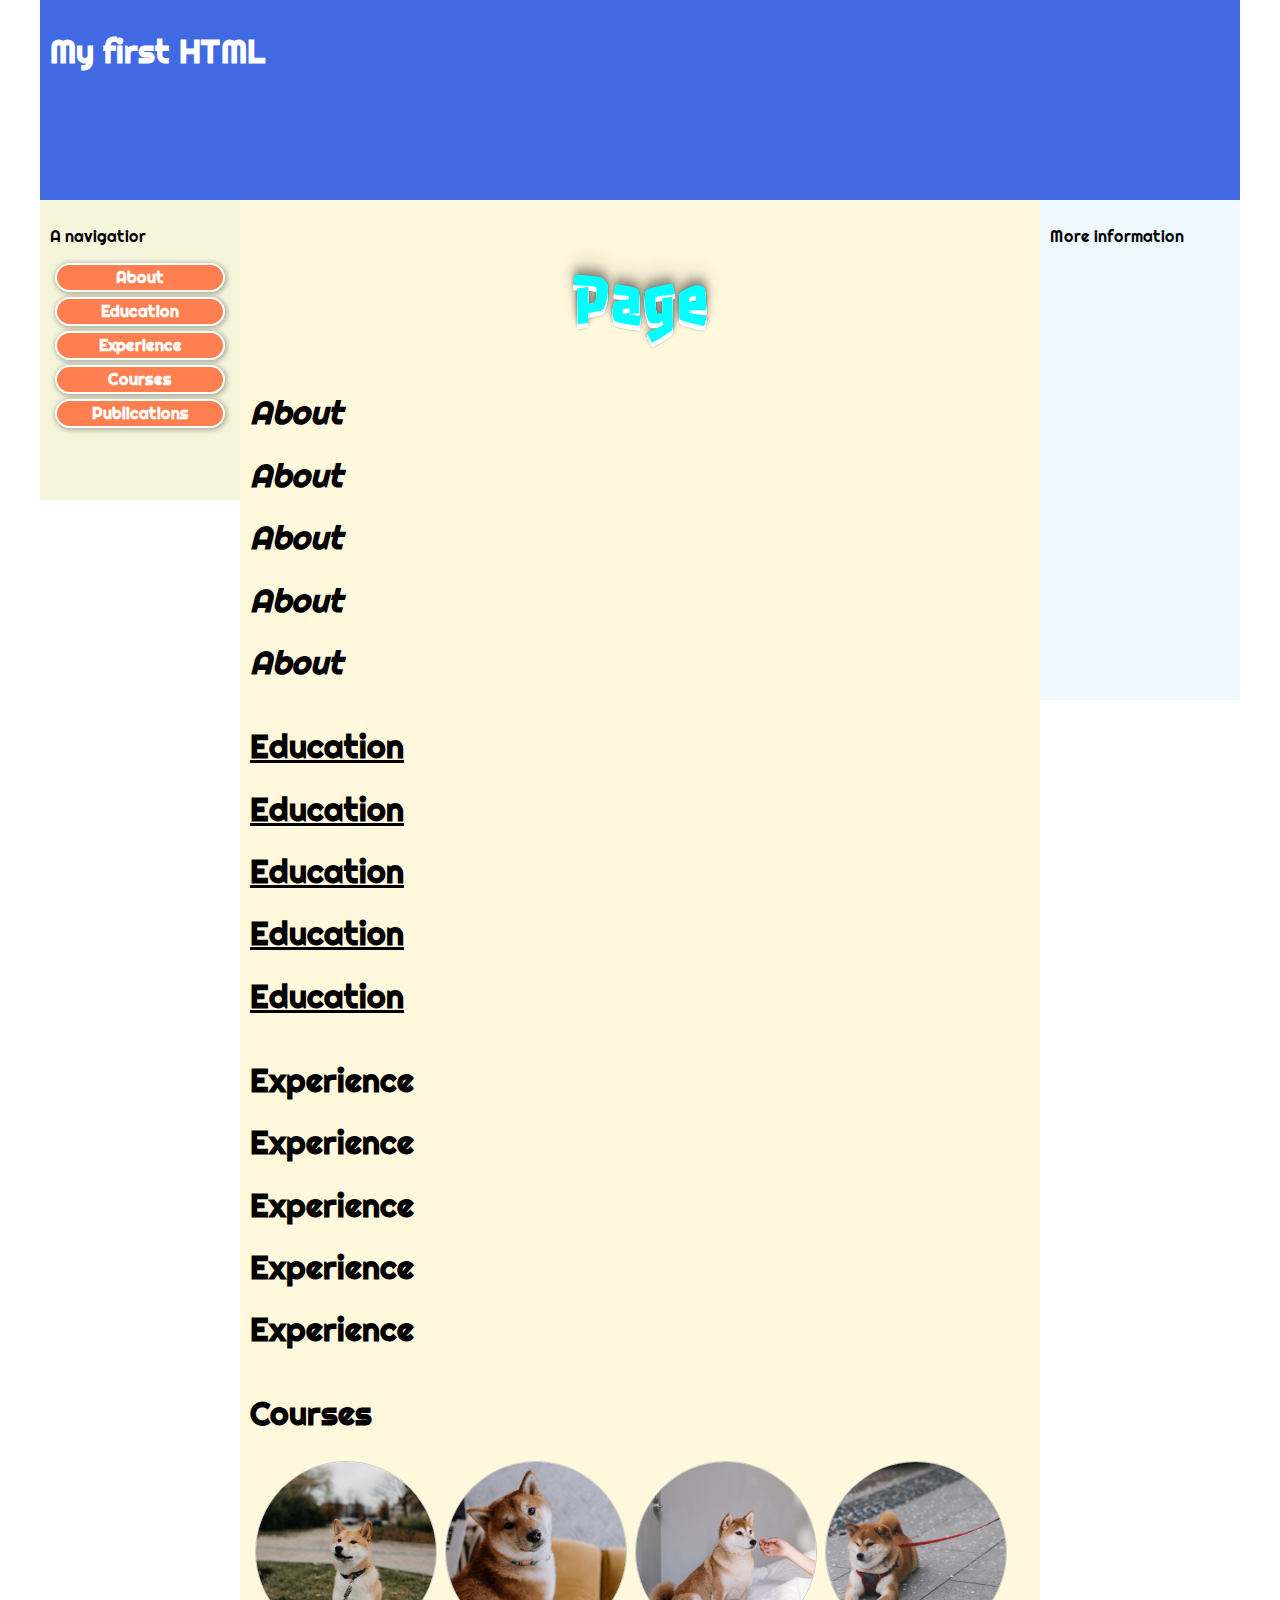
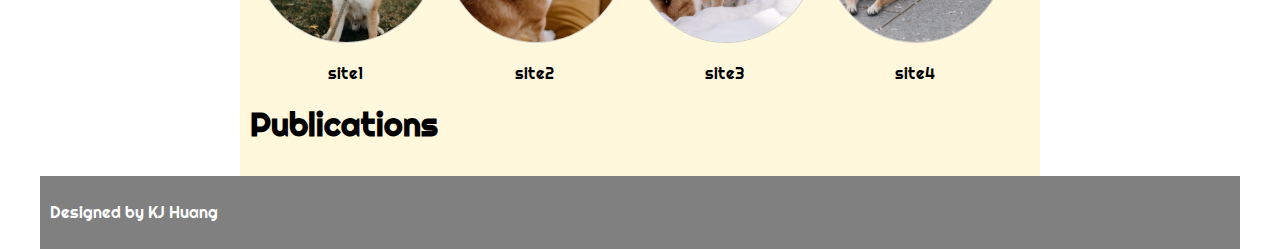
<file: AS2/index.html>
<!DOCTYPE html>
<html>

<head>
    <title>My first HTML</title>
    <link rel="stylesheet" href="css/main.css">
    <link rel="stylesheet" href="https://fonts.googleapis.com/css?family=Righteous">
    <link rel="stylesheet" href="https://fonts.googleapis.com/css?family=Passero+One">
</head>

<body>
    <div id="wrapper">
        <!--put your main content here-->
        <div id="banner">
            <div class="container">
                <h1>My first HTML</h1>
            </div>
        </div>
        <div id="nav">
            <div class="container">
                <p>A navigatior</p>
                <ul>
                    <li><a href="#about">About</a></li>
                    <li><a href="#education">Education</a></li>
                    <li><a href="#experience">Experience</a></li>
                    <li><a href="#courses">Courses</a></li>
                    <li><a href="#publications">Publications</a></li>
                </ul>
            </div>
        </div>
        <div id="content">
            <div class="container">
                <div id="about">
                    <h1 class="enjoy-css" style="color:aqua"><b>Page</b></h1>
                    <h1><i>About</i></h1>
                    <h1><i>About</i></h1>
                    <h1><i>About</i></h1>
                    <h1><i>About</i></h1>
                    <h1><i>About</i></h1>
                </div>
                <div id="education">
                    <h1><u>Education</u></h1>
                    <h1><u>Education</u></h1>
                    <h1><u>Education</u></h1>
                    <h1><u>Education</u></h1>
                    <h1><u>Education</u></h1>
                </div>
                <div id="experience">
                    <h1>Experience</h1>
                    <h1>Experience</h1>
                    <h1>Experience</h1>
                    <h1>Experience</h1>
                    <h1>Experience</h1>
                </div>
                <div id="courses">
                    <h1>Courses</h1>
                    <div class="gallery">
                        <a target="_blank" href="assets/site1.jpg"><img src="assets/site1.jpg" alt="Cinque Terre" width="600" height="400"></a>
                        <div class="desc">site1</div>
                    </div>
                    <div class="gallery">
                        <a target="_blank" href="assets/site2.jpg"><img src="assets/site2.jpg" alt="Cinque Terre" width="600" height="400"></a>
                        <div class="desc">site2</div>
                    </div>
                    <div class="gallery">
                        <a target="_blank" href="assets/site3.jpg"><img src="assets/site3.jpg" alt="Cinque Terre" width="600" height="400"></a>
                        <div class="desc">site3</div>
                    </div>
                    <div class="gallery">
                        <a target="_blank" href="assets/site4.jpg"><img src="assets/site4.jpg" alt="Cinque Terre" width="600" height="400"></a>
                        <div class="desc">site4</div>
                    </div>

                </div>
                <div id="publications">
                    <h1>Publications</h1>
                </div>
            </div>
        </div>
        <div id="supporting">
            <div class="container">
                <p>More information</p>
            </div>
        </div>
        <div id="footer">
            <div class="container">
                <p>Designed by KJ Huang</p>
            </div>
        </div>
    </div>
</body>

</html>
</file>
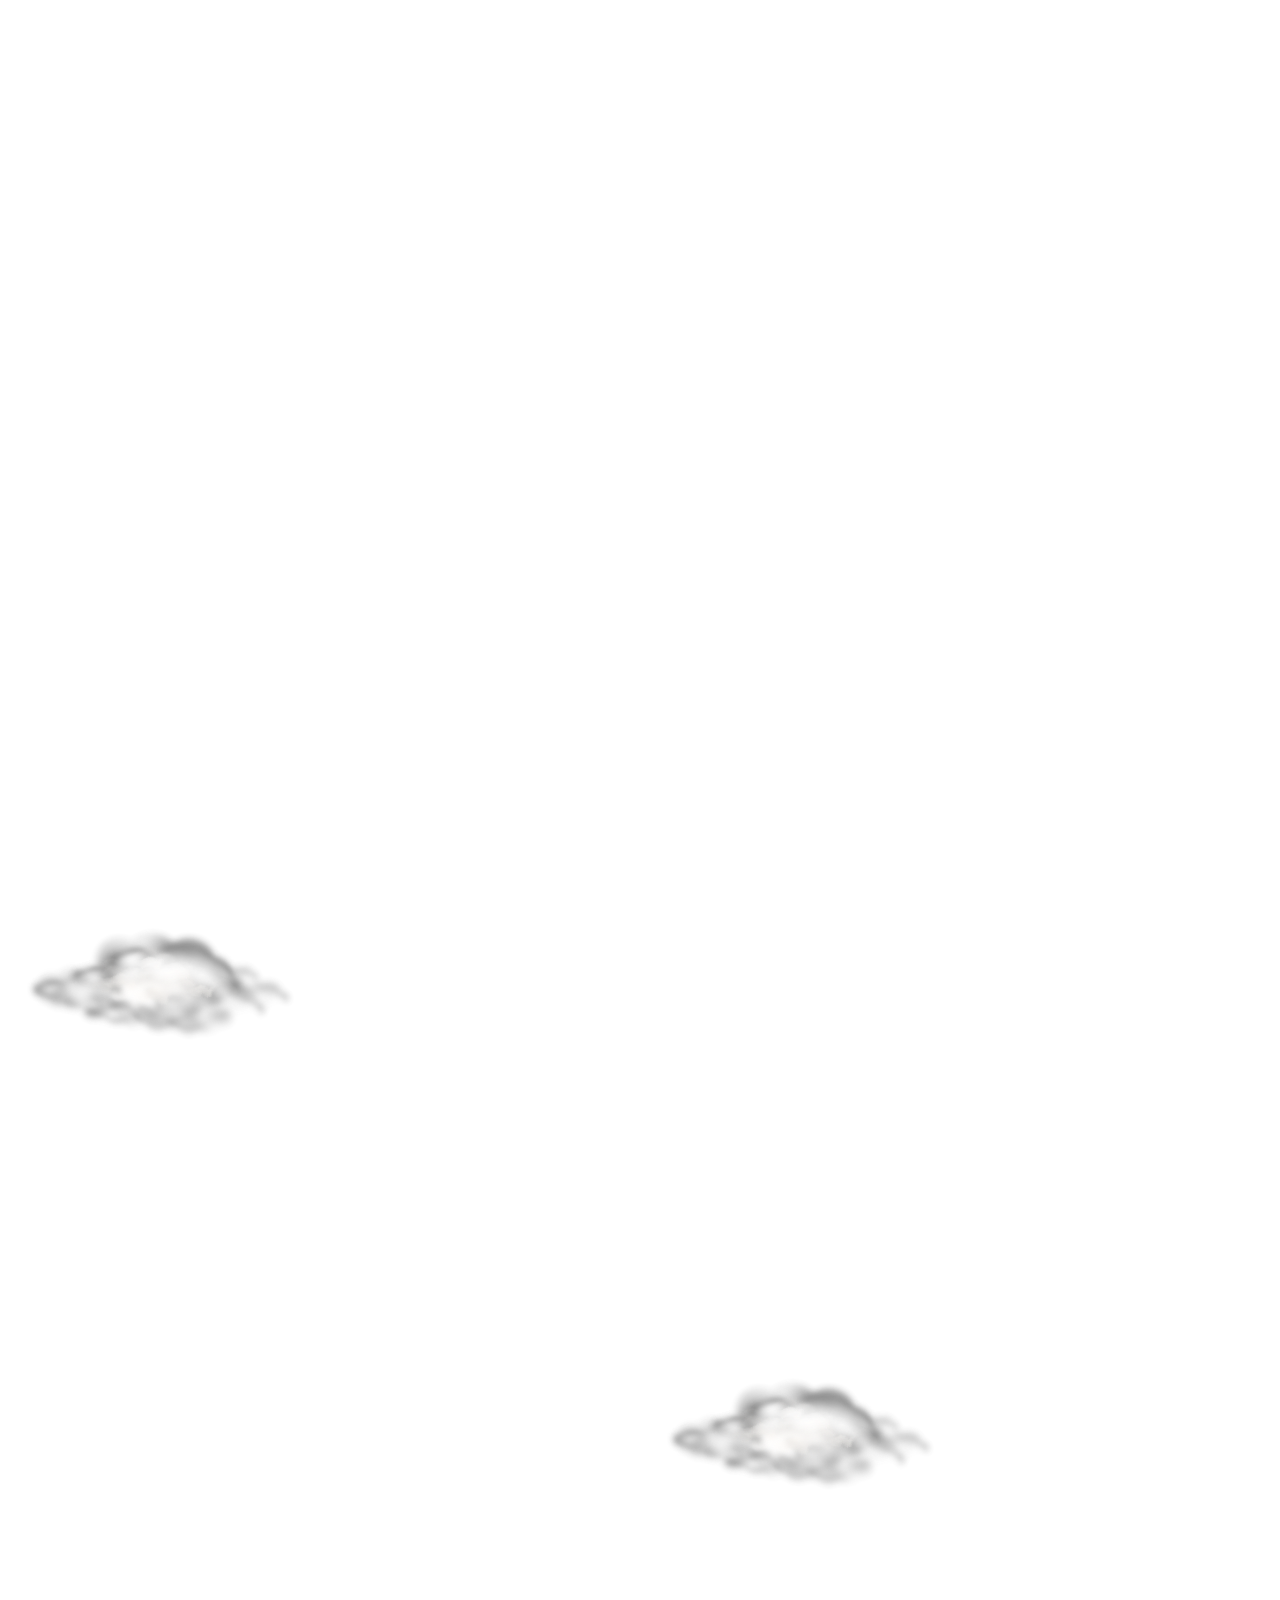
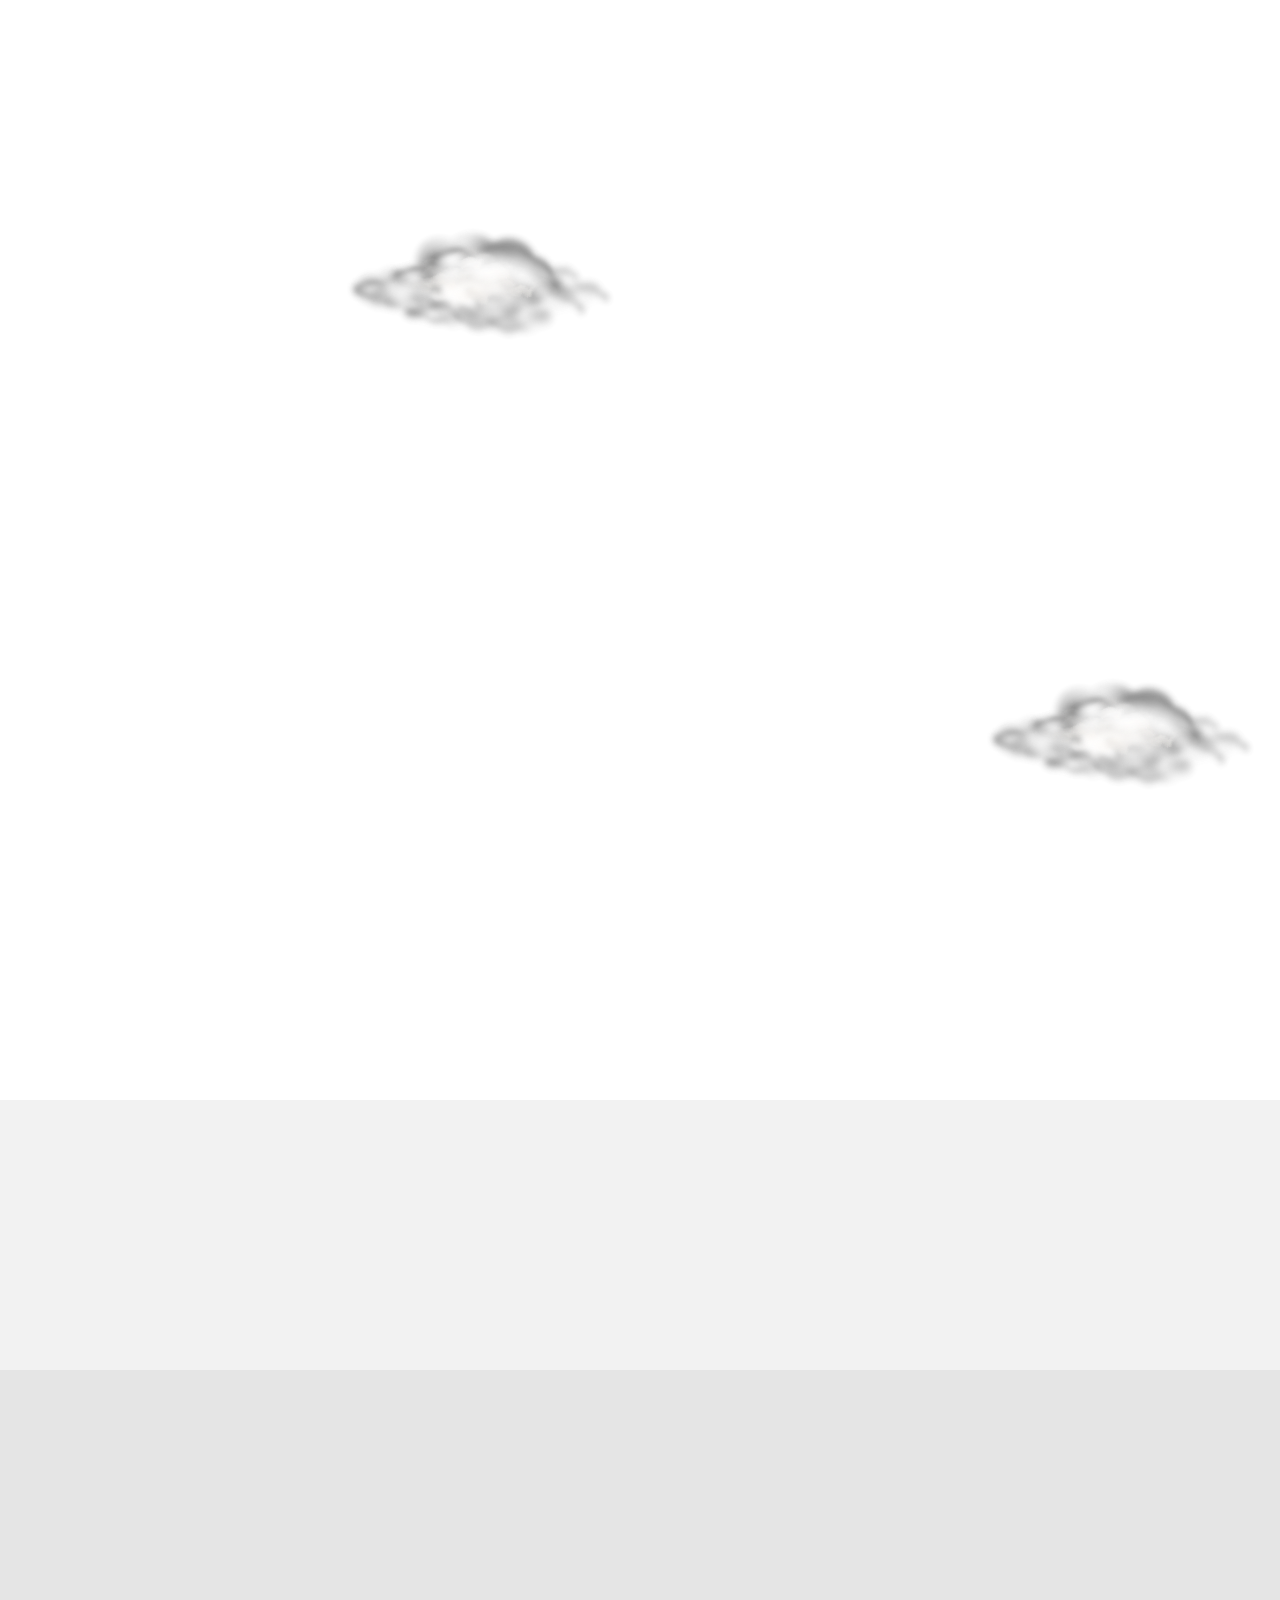
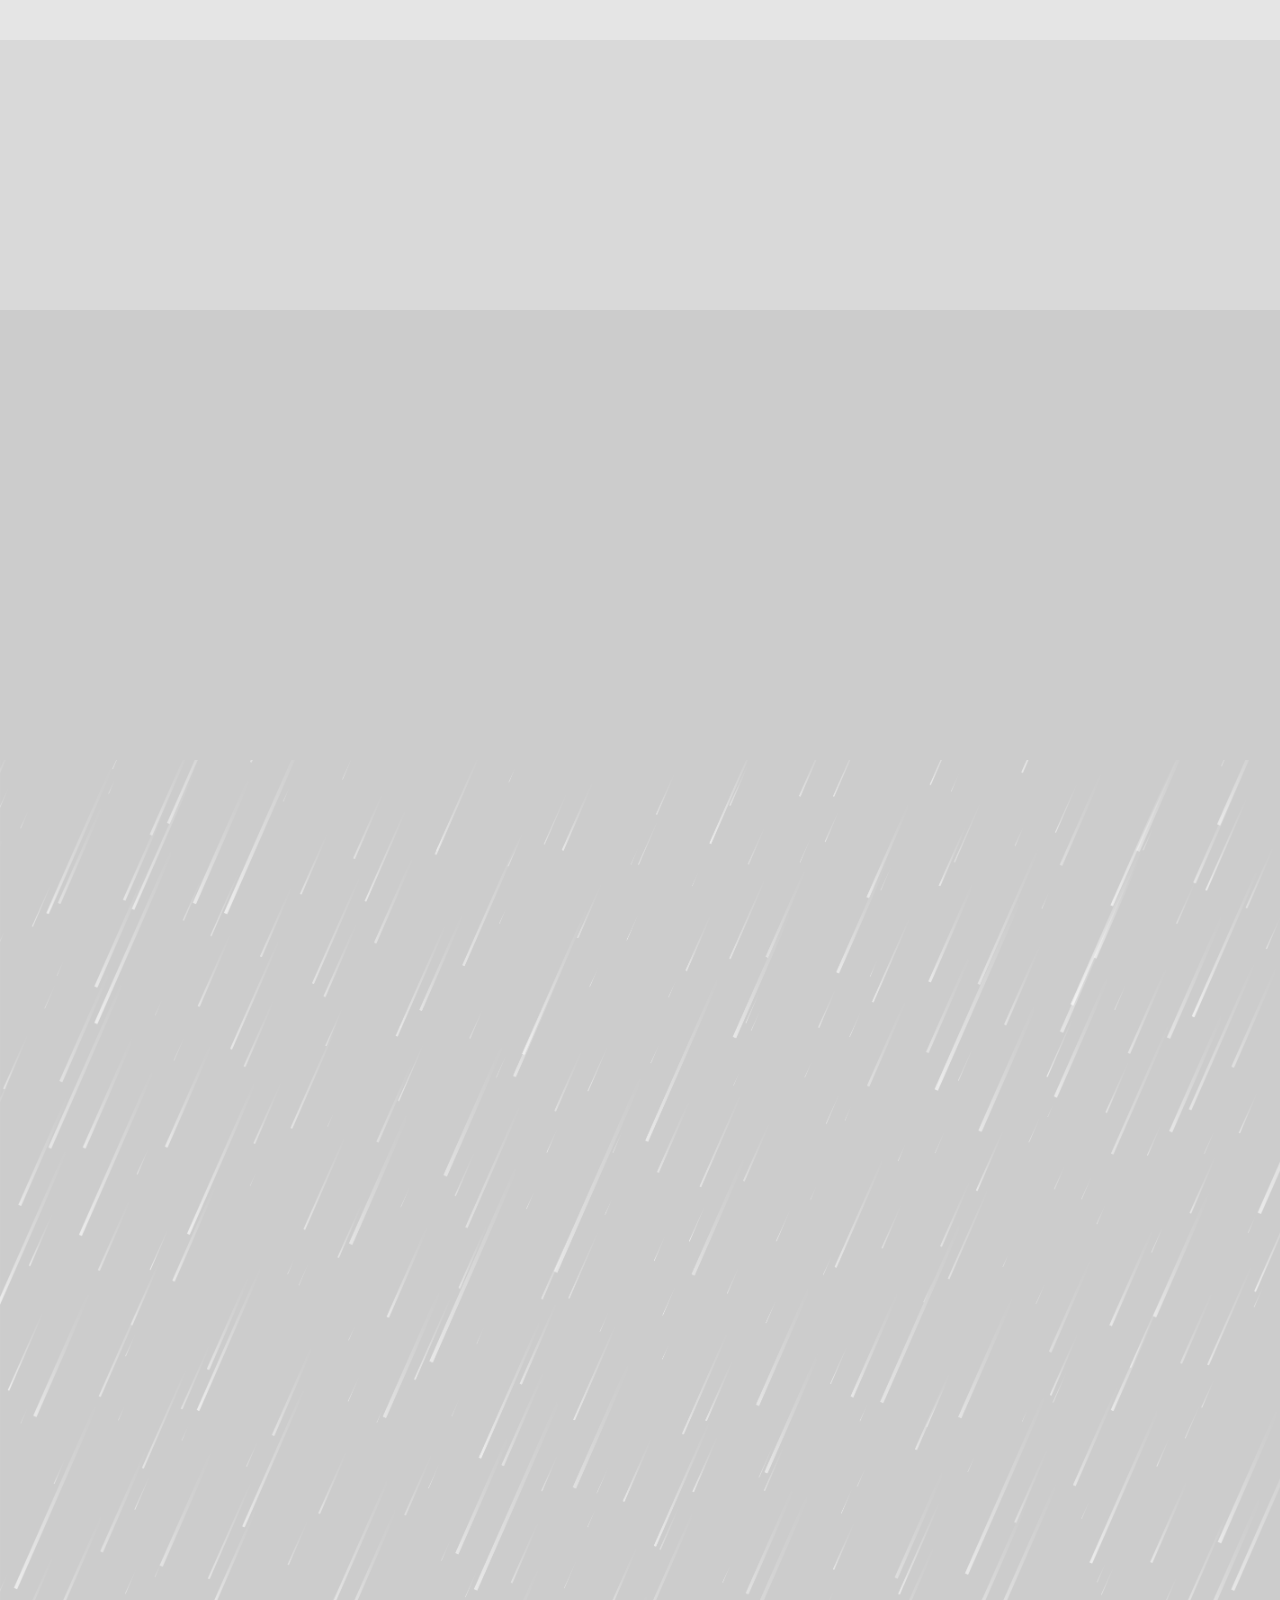
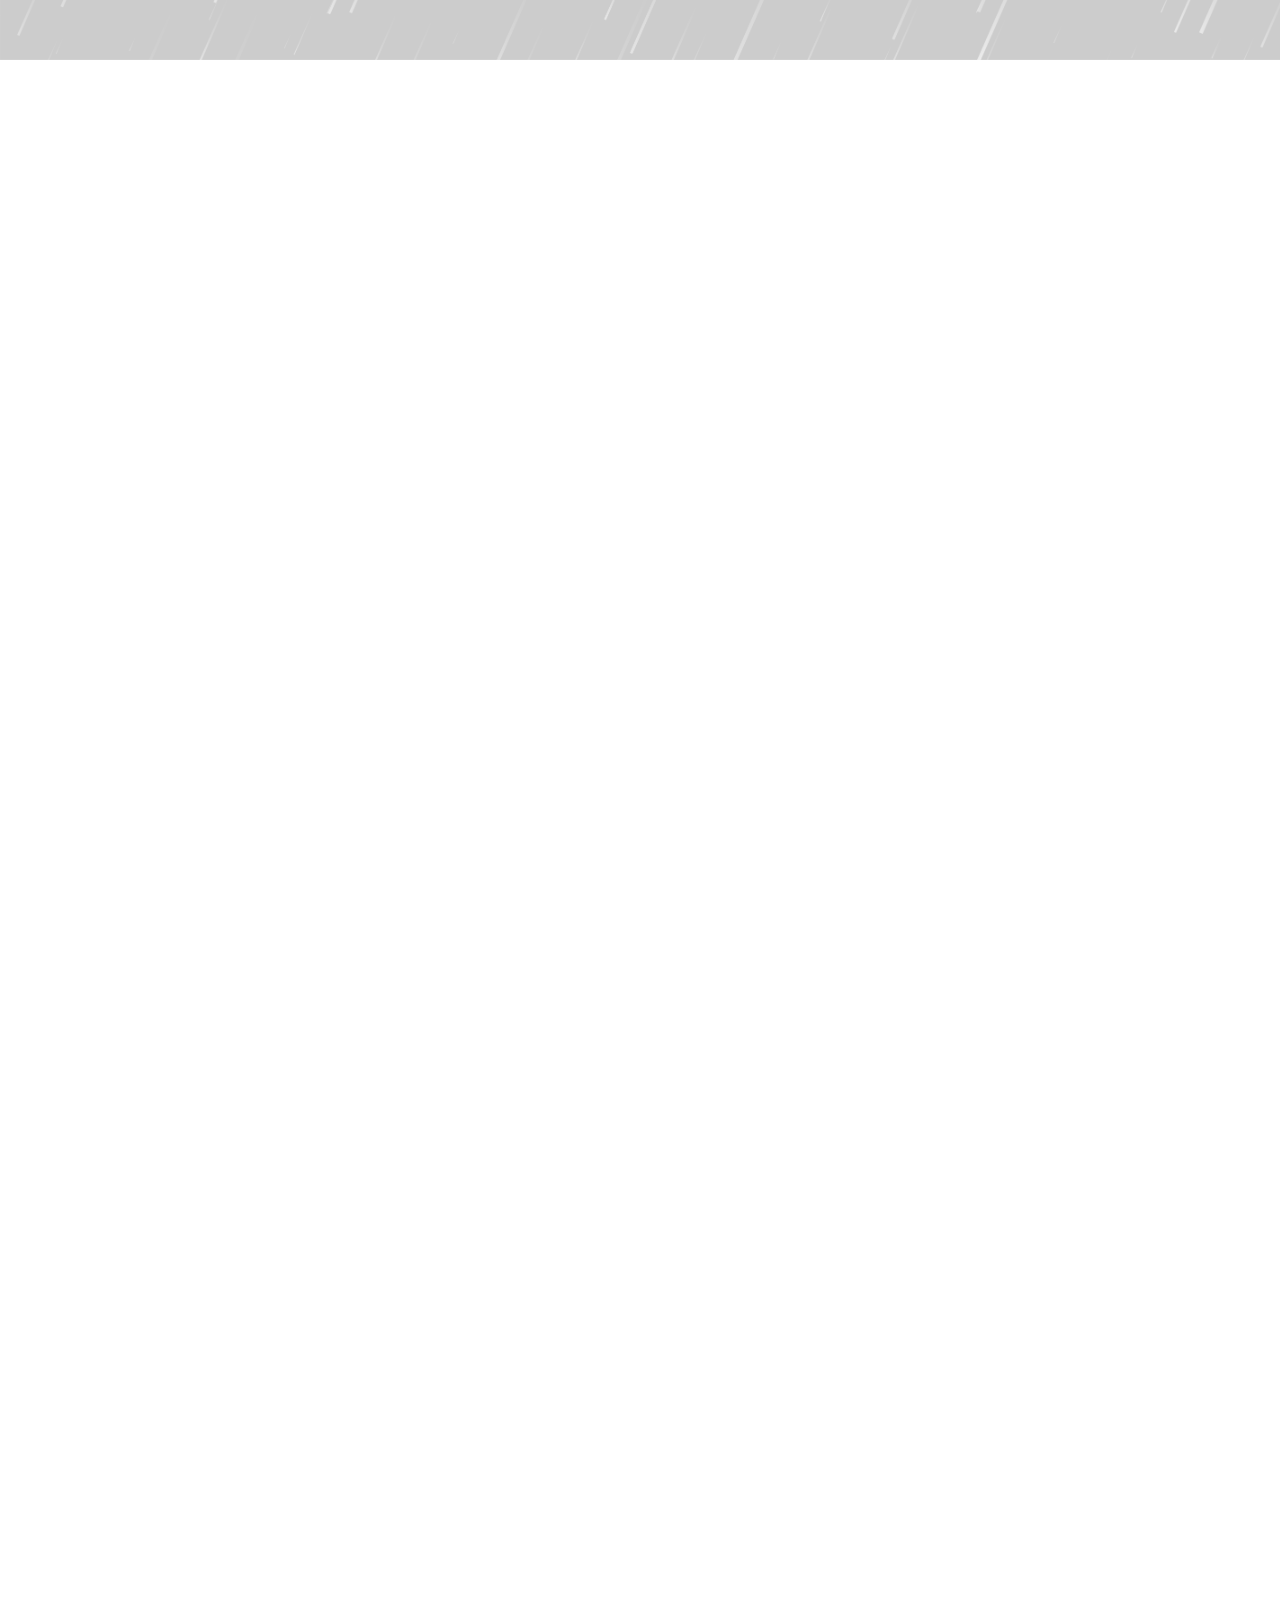
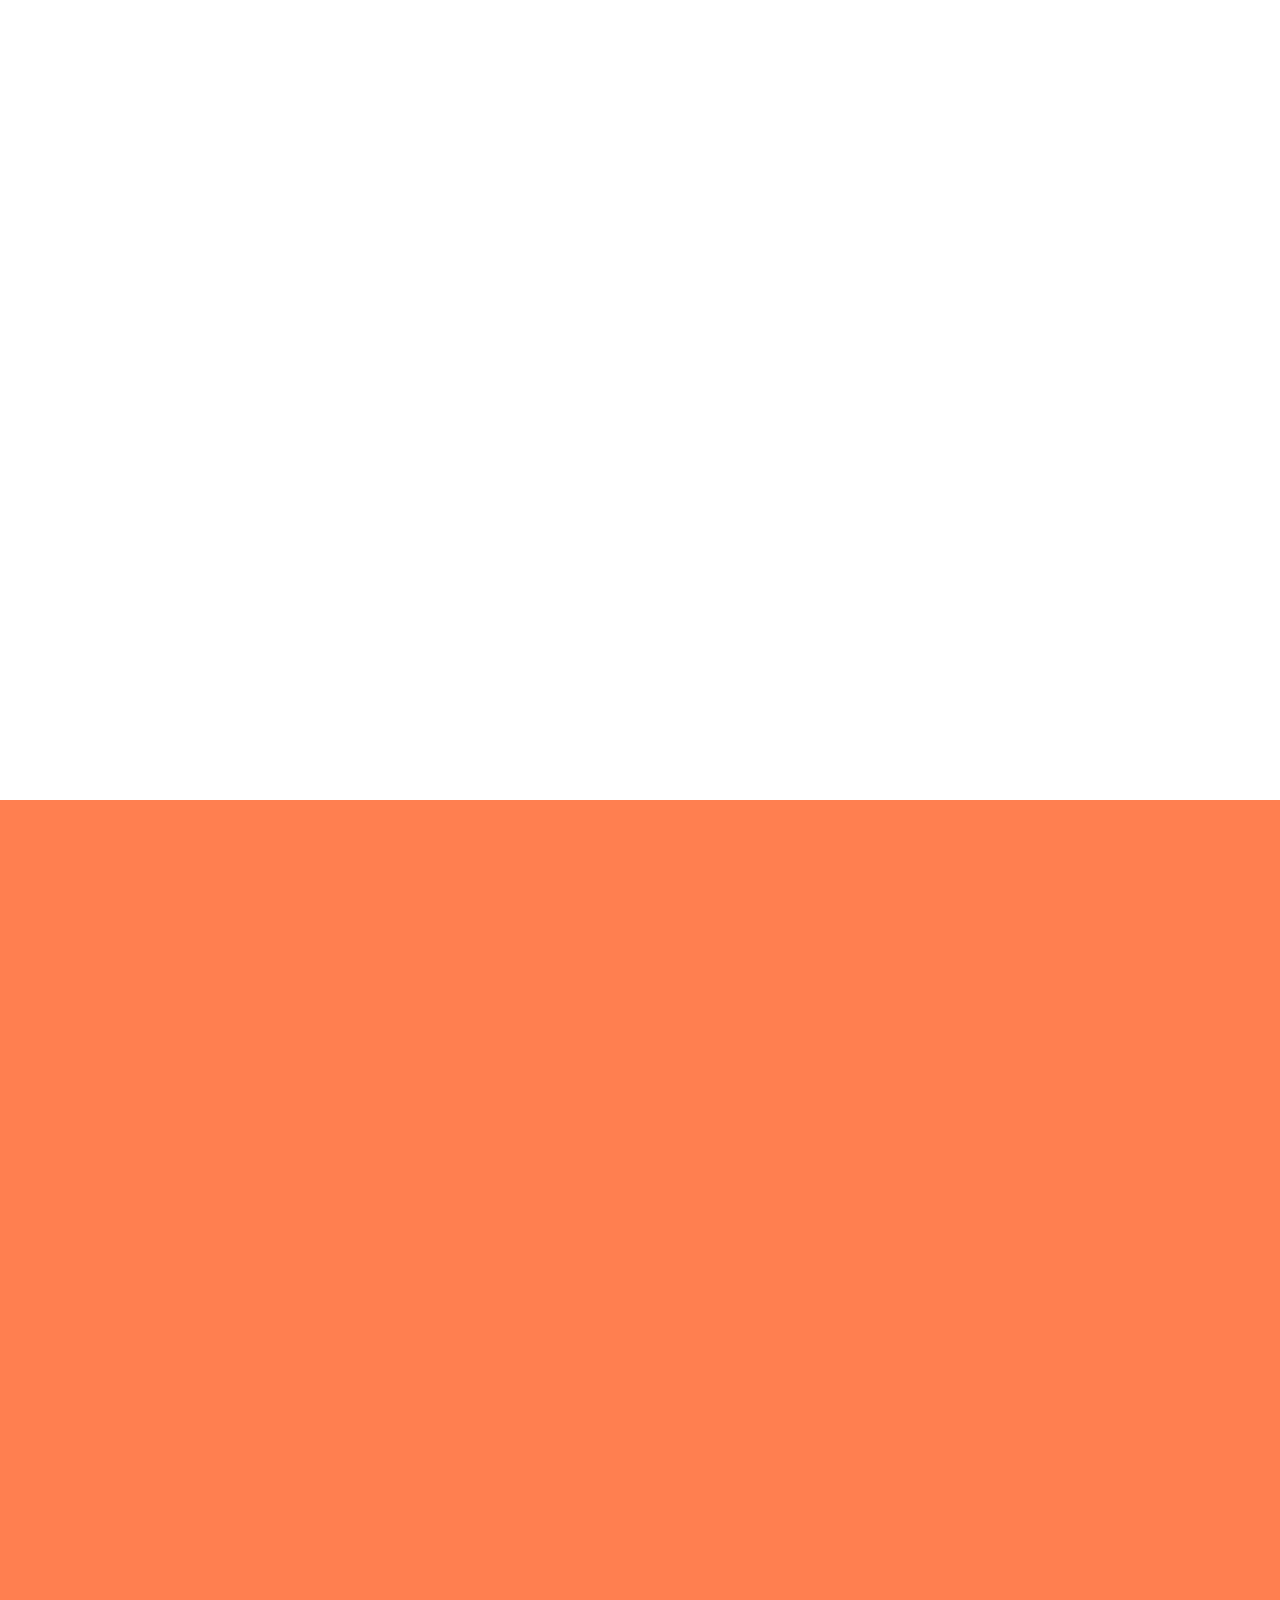
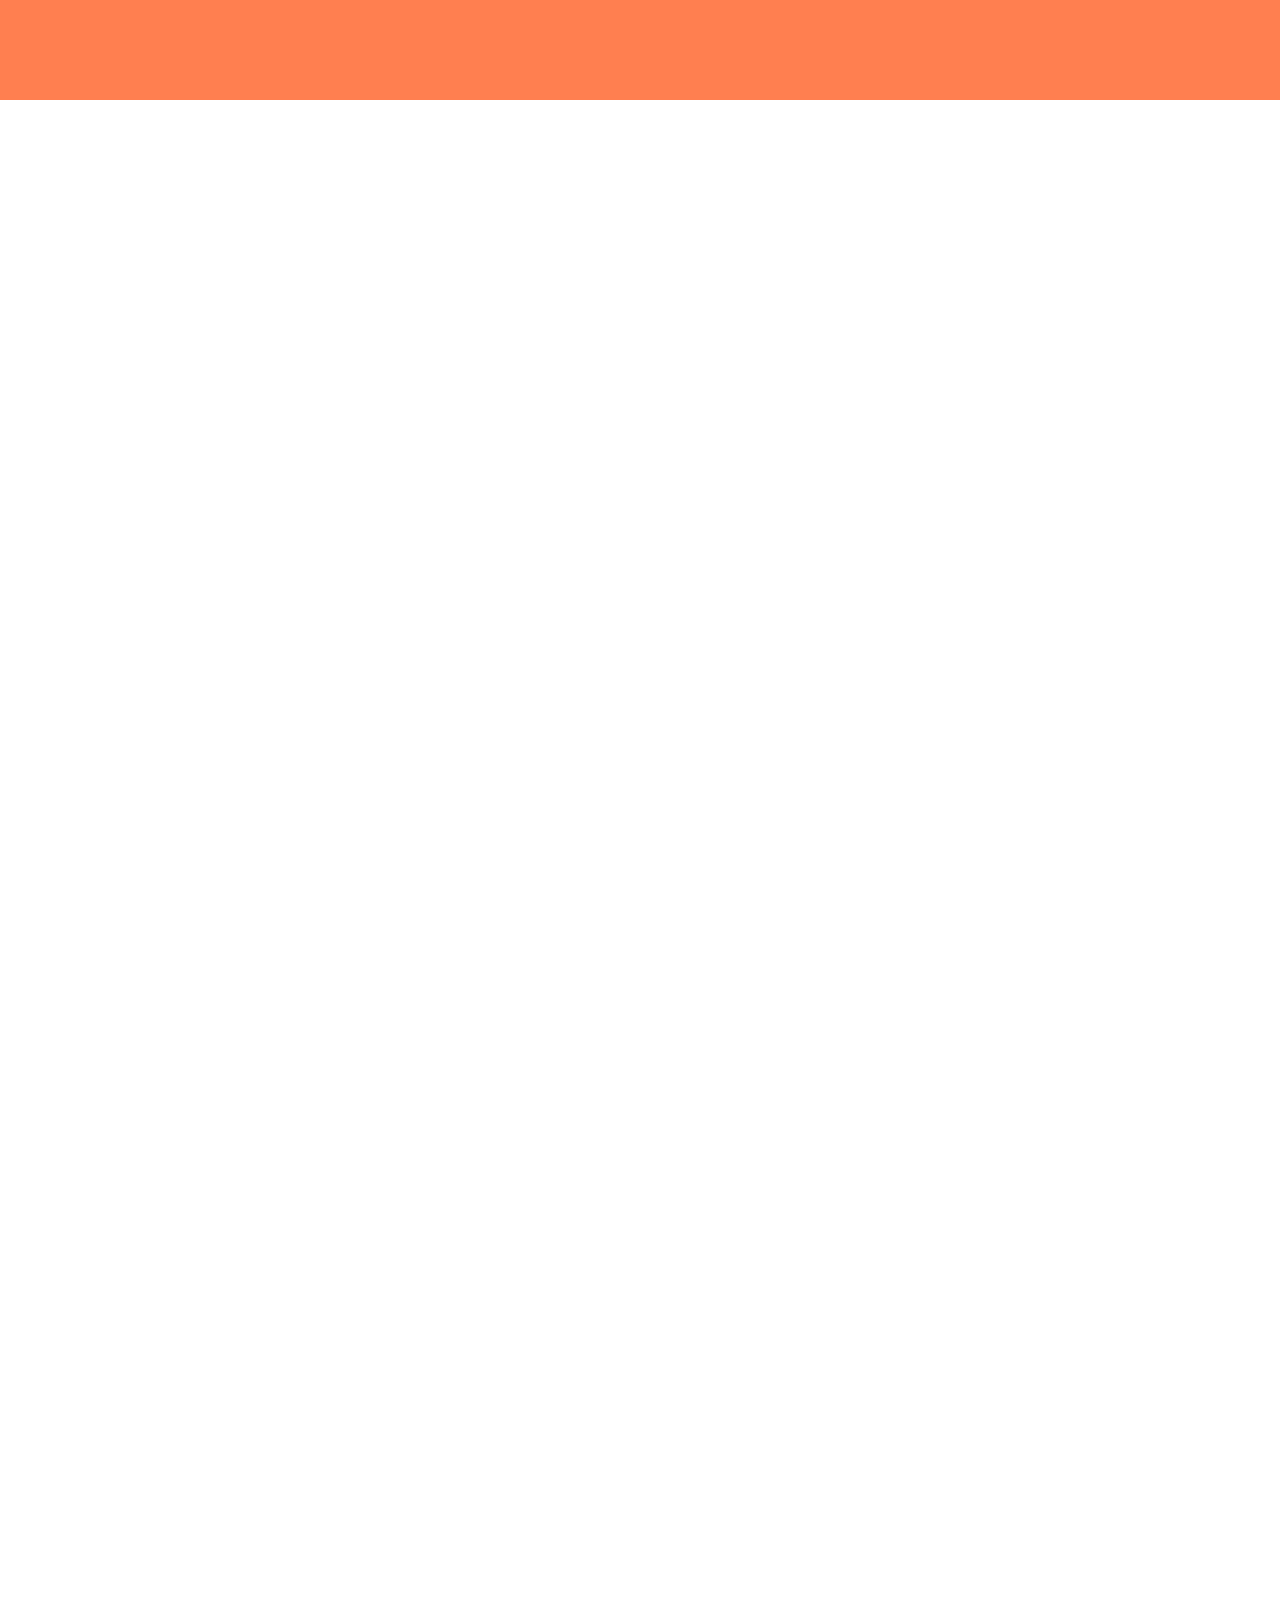
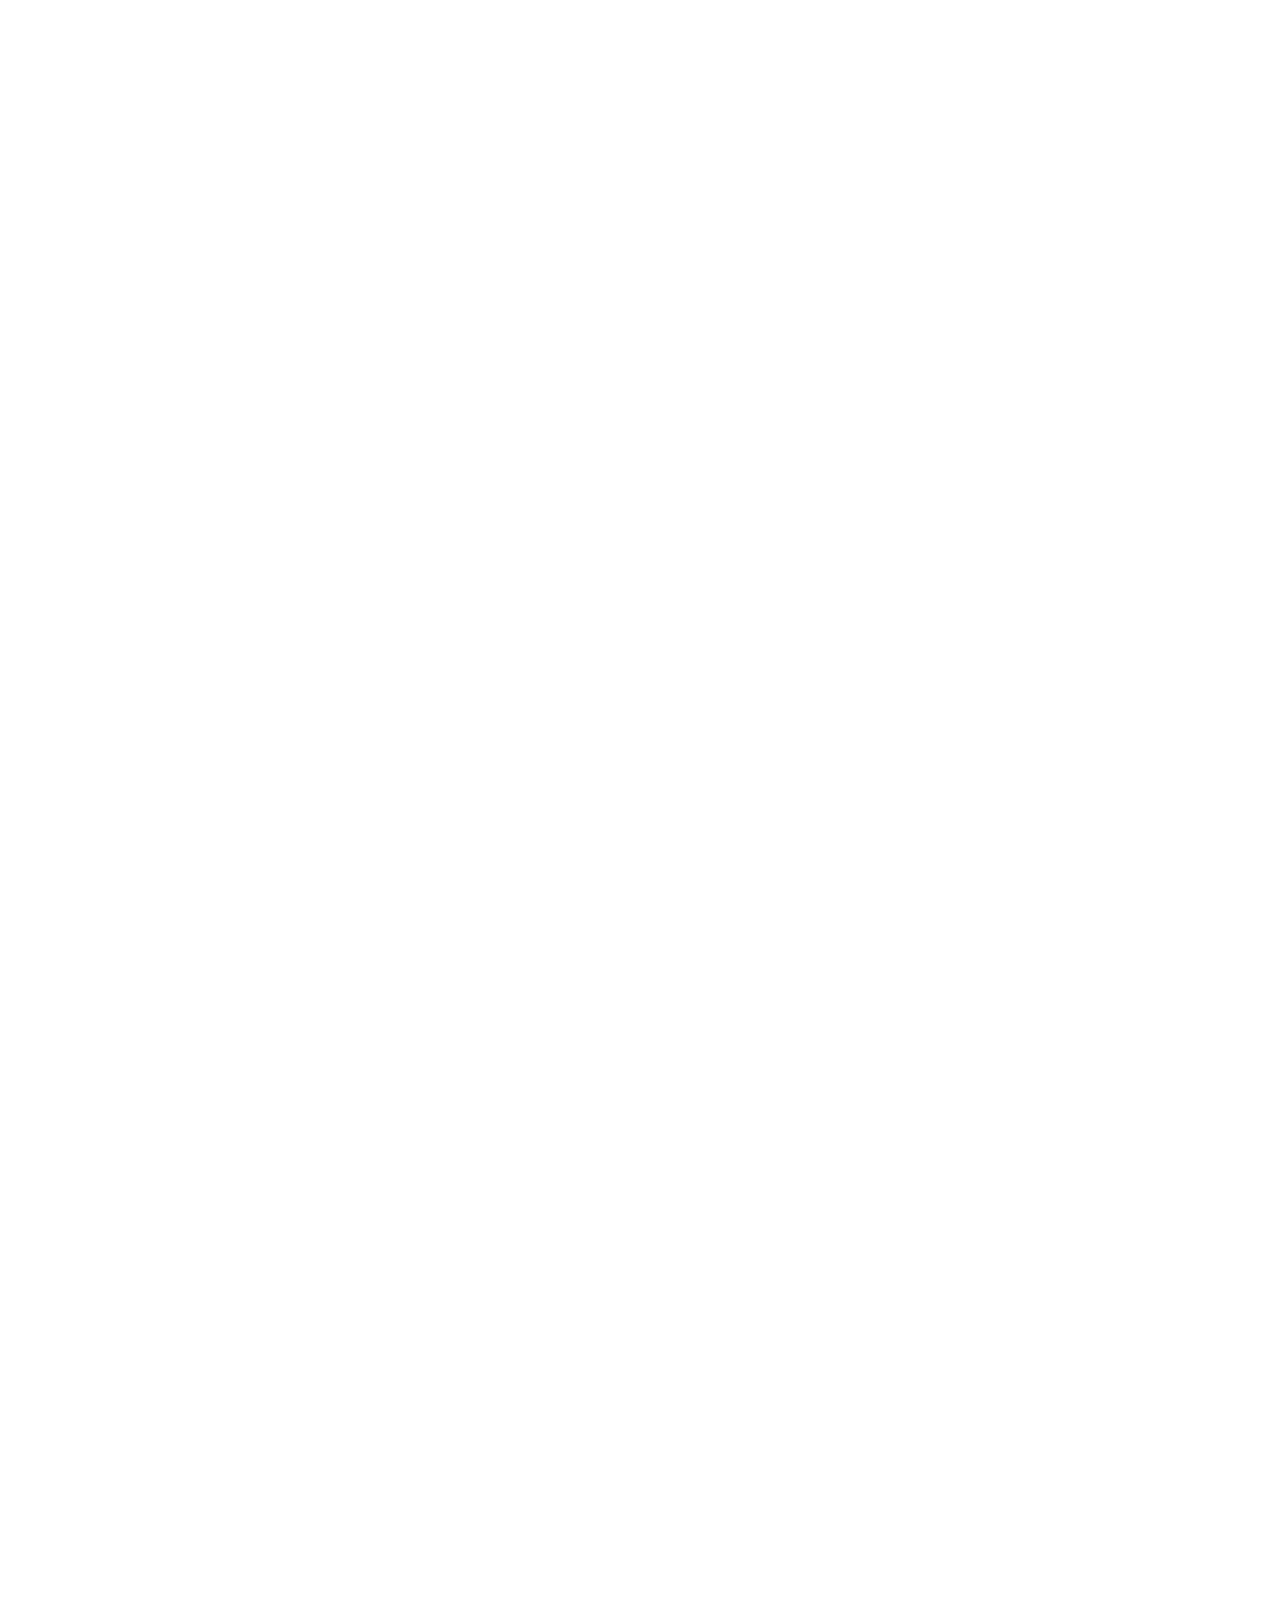
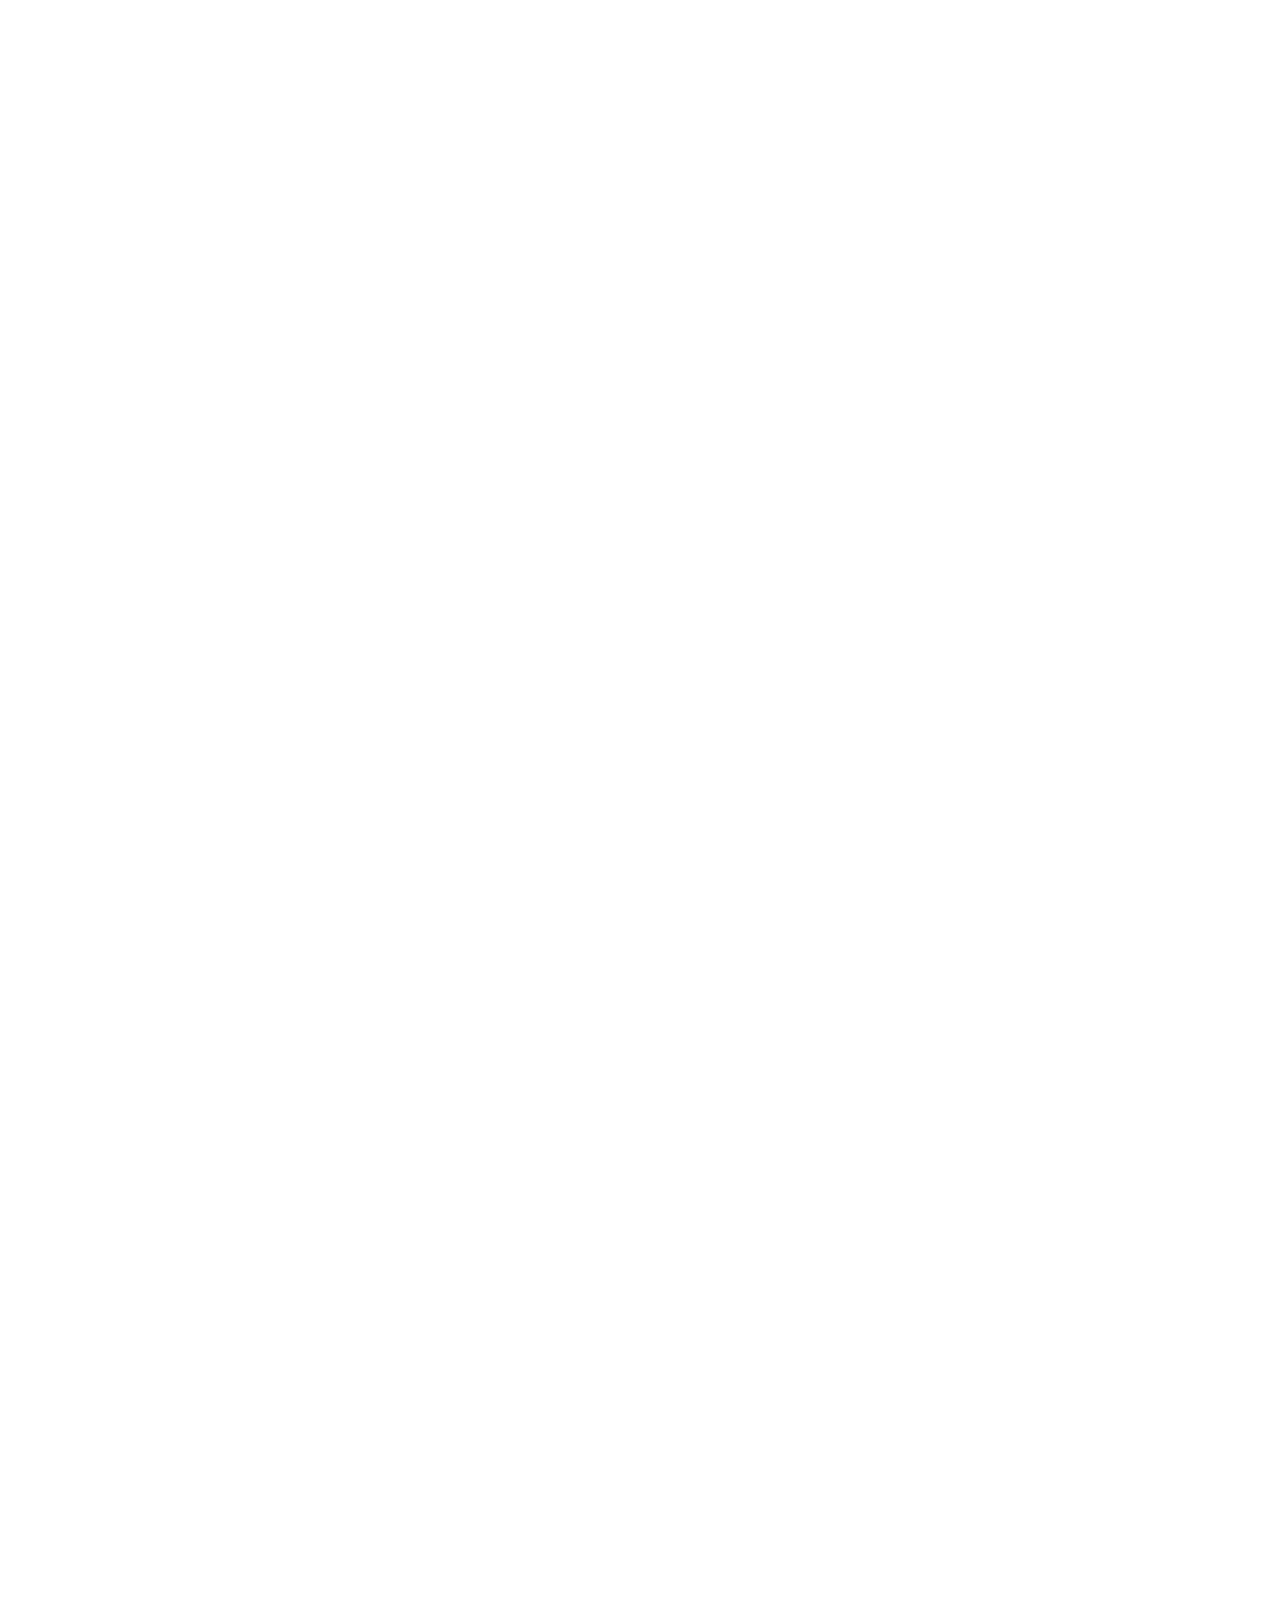
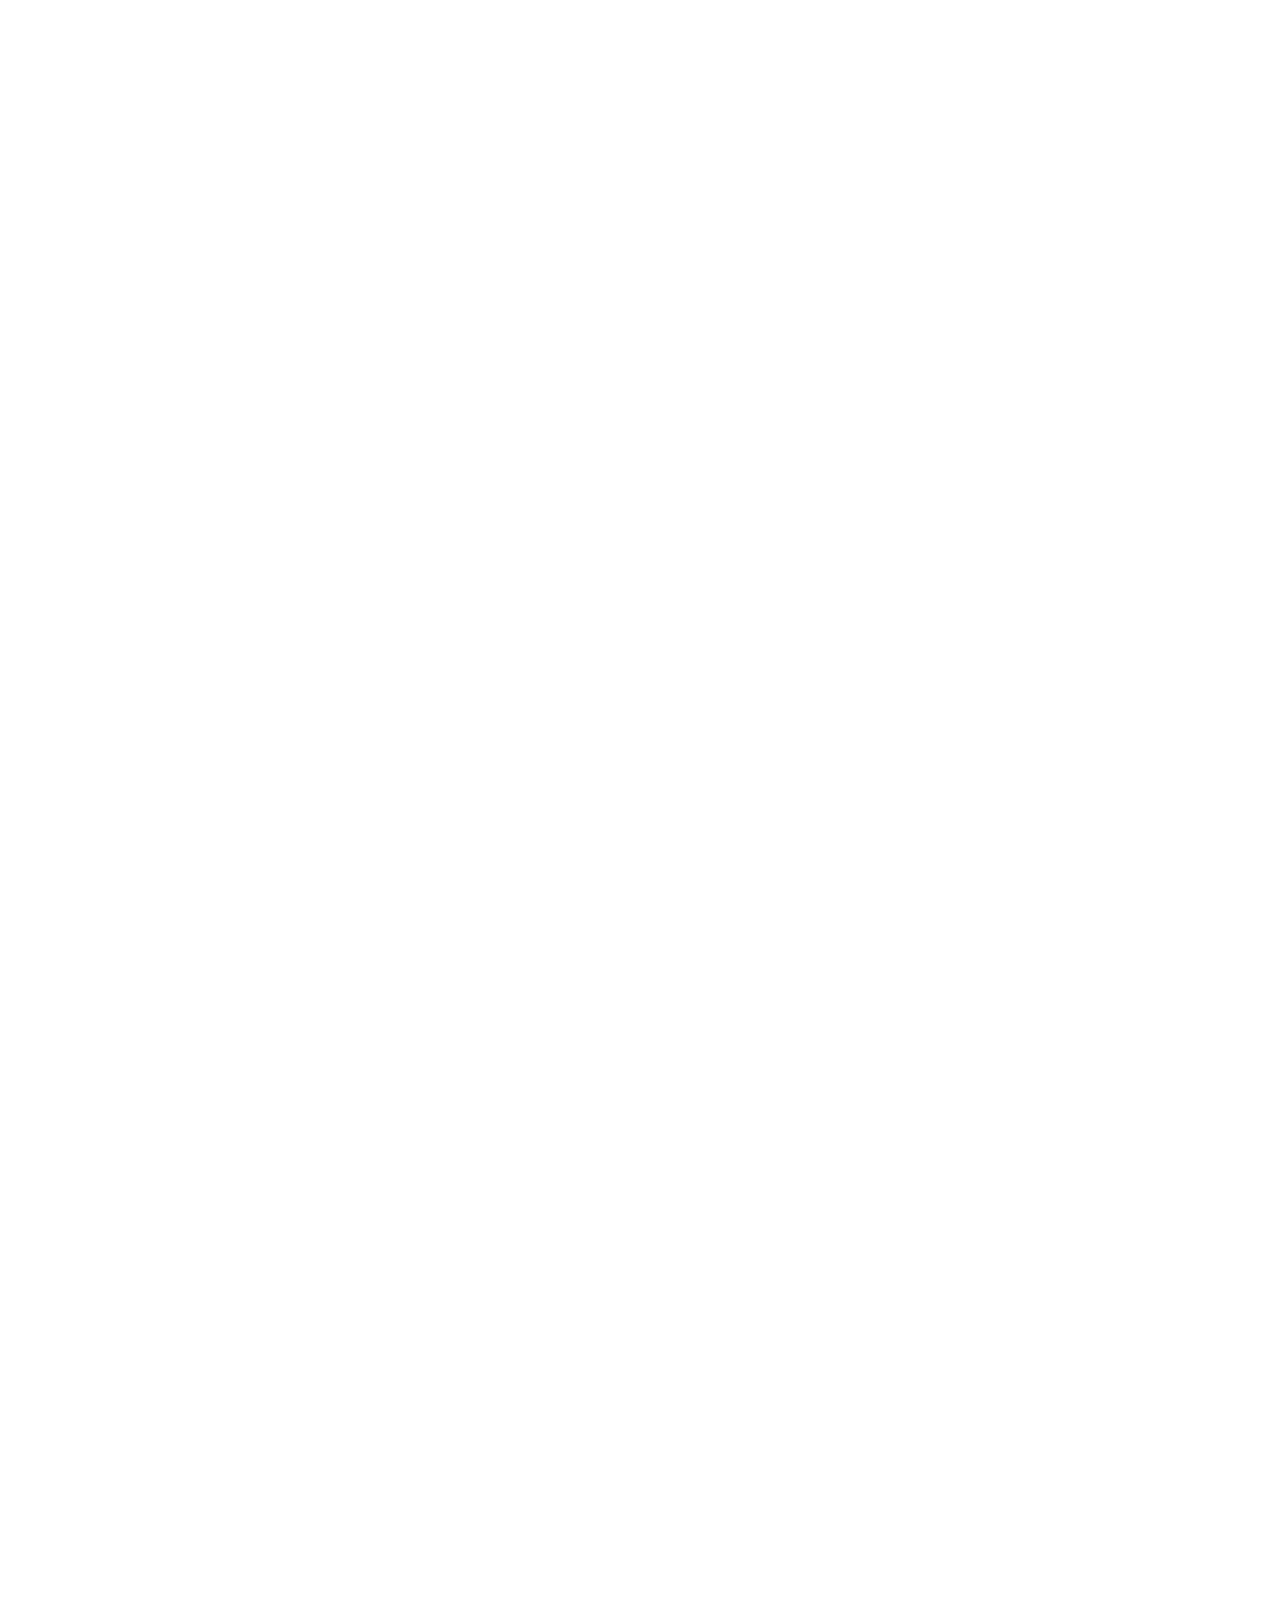
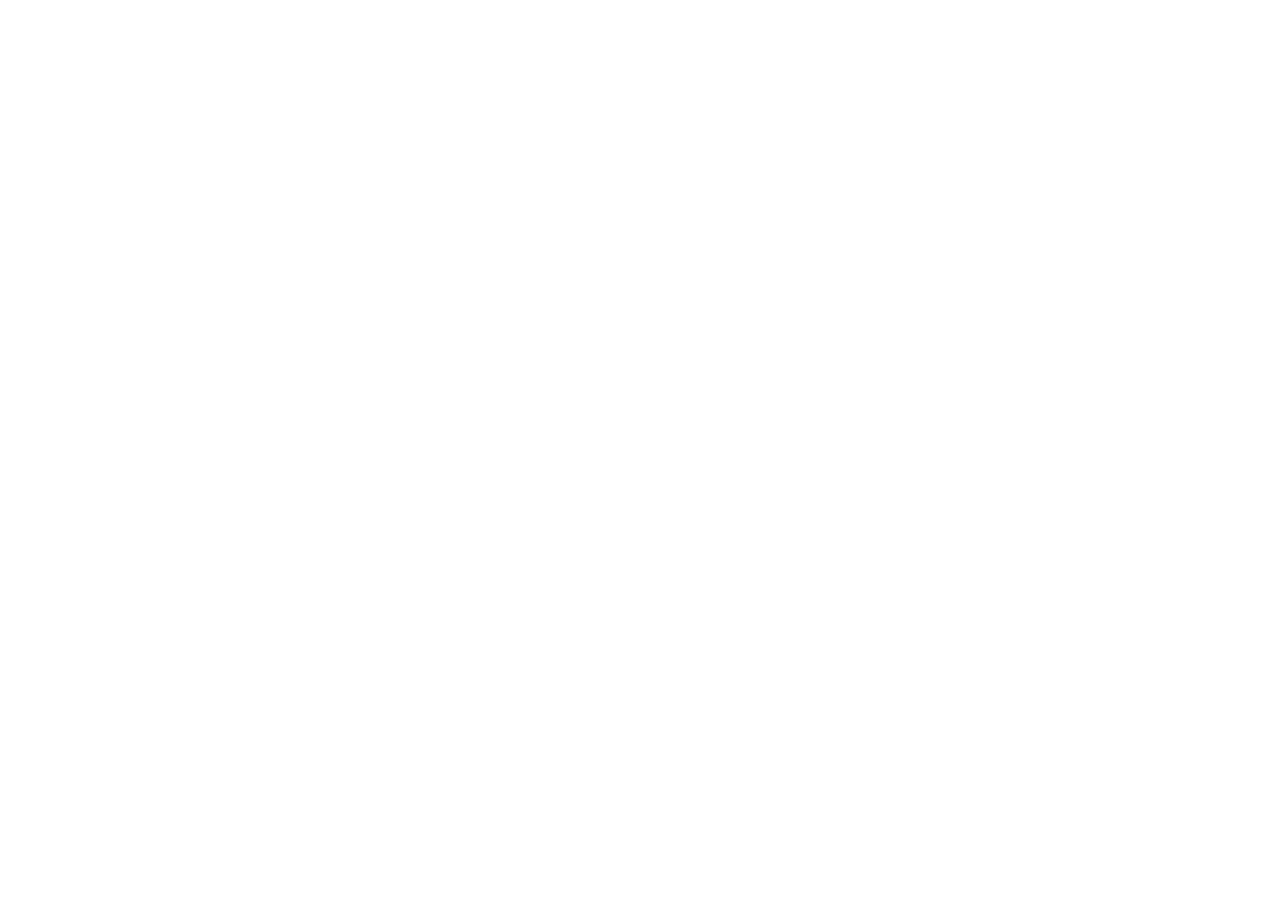
<file: AS4/index.html>
<!doctype html>
<html lang="en">

<head>
    <!-- Required meta tags -->
    <meta charset="utf-8">
    <meta name="viewport" content="width=device-width, initial-scale=1, shrink-to-fit=no">
    <!-- Bootstrap CSS -->
    <link rel="stylesheet" href="https://stackpath.bootstrapcdn.com/bootstrap/4.4.1/css/bootstrap.min.css" integrity="sha384-Vkoo8x4CGsO3+Hhxv8T/Q5PaXtkKtu6ug5TOeNV6gBiFeWPGFN9MuhOf23Q9Ifjh" crossorigin="anonymous">
    <link rel="stylesheet" href="css/as4.css">

    <title>AS4-臺北的一天</title>
</head>

<body>

    <div id="banner" style="height:800vh;">
        <div style="height: 100vh;"> </div>
        <div style="height:700vh">
            <div class="container-fluid  sticky-top" style="height:50vh">
                <div class="row">
                    <div class="col cloud" style="height:30vh;opacity:0.8 ;z-index:9; width:100% ">
                    </div>
                    <div class="col">
                    </div>
                    <div class="col">
                    </div>
                    <div class="col">
                    </div>
                </div>
            </div>
            <div class="container-fluid  sticky-top" style="height:50vh">
                <div class="row">
                    <div class="col">
                    </div>
                    <div class="col">
                    </div>
                    <div class="col cloud" style="height:30vh;opacity:0.8 ;z-index:9; width:100% ">
                    </div>
                    <div class="col">
                    </div>
                </div>
            </div>
            <div class="container-fluid  sticky-top" style="height:50vh">
                <div class="row">
                    <div class="col">
                    </div>
                    <div class="col cloud" style="height:30vh;opacity:0.8 ;z-index:9; width:100% ">
                    </div>
                    <div class="col">
                    </div>
                    <div class="col">
                    </div>
                </div>
            </div>
            <div class="container-fluid  sticky-top" style="height:50vh">
                <div class="row">
                    <div class="col">
                    </div>
                    <div class="col">
                    </div>
                    <div class="col">
                    </div>
                    <div class="col cloud" style="height:30vh;opacity:0.8 ;z-index:9; width:100% ">
                    </div>
                </div>
            </div>

            <div style="height:30vh;background-color: rgb(0, 0, 0);opacity:0.05
             ;z-index:29; width:100% "></div>
            <div style="height:30vh;background-color: rgb(0, 0, 0);opacity:0.1
             ;z-index:39; width:100% "></div>
            <div style="height:30vh;background-color: rgb(0, 0, 0);opacity:0.15
                         ;z-index:49; width:100% "></div>
            <div style="height:50vh;background-color: rgb(0, 0, 0);opacity:0.2
                                     ;z-index:59; width:100% "></div>

            <div class="sticky-top rain" style="height: 100vh;opacity:0.2"> </div>


        </div>

    </div>

    <div style="height:300vh ">
        <div id="photo2" class="sticky " style="height:100vh;background-color: coral;z-index:99; width:100% "></div>
    </div>

    <div style="height:500vh ">
        <div id="outer" class="sticky-top ">
            <div id="statusbar" style="height:100vh "></div>
        </div>
    </div>


    <div id="footer" style="height:100vh; "></div>

    <!-- Optional JavaScript -->
    <!-- jQuery first, then Popper.js, then Bootstrap JS -->
    <script src="https://code.jquery.com/jquery-3.4.1.slim.min.js " integrity="sha384-J6qa4849blE2+poT4WnyKhv5vZF5SrPo0iEjwBvKU7imGFAV0wwj1yYfoRSJoZ+n " crossorigin="anonymous "></script>
    <script src="https://cdn.jsdelivr.net/npm/popper.js@1.16.0/dist/umd/popper.min.js " integrity="sha384-Q6E9RHvbIyZFJoft+2mJbHaEWldlvI9IOYy5n3zV9zzTtmI3UksdQRVvoxMfooAo " crossorigin="anonymous "></script>
    <script src="https://stackpath.bootstrapcdn.com/bootstrap/4.4.1/js/bootstrap.min.js " integrity="sha384-wfSDF2E50Y2D1uUdj0O3uMBJnjuUD4Ih7YwaYd1iqfktj0Uod8GCExl3Og8ifwB6 " crossorigin="anonymous "></script>

    <script>
        $(document).ready(function() {
            var max_scroll = $("#outer ").parent().height() - $(window).height();
            var win_w = $(window).width();
            var out_pos = $("#outer ").parent().offset().top;

            $(window).scroll(function() {
                var scrolled = $(window).scrollTop();
                console.log(scrolled + "/ " + out_pos);

                if (scrolled > out_pos && scrolled < out_pos + max_scroll) {
                    var new_width = (win_w * (scrolled - out_pos)) / max_scroll;
                    $("#statusbar ").css({
                        width: new_width
                    });
                }
            });
        });
    </script>
</body>

</html>
</file>
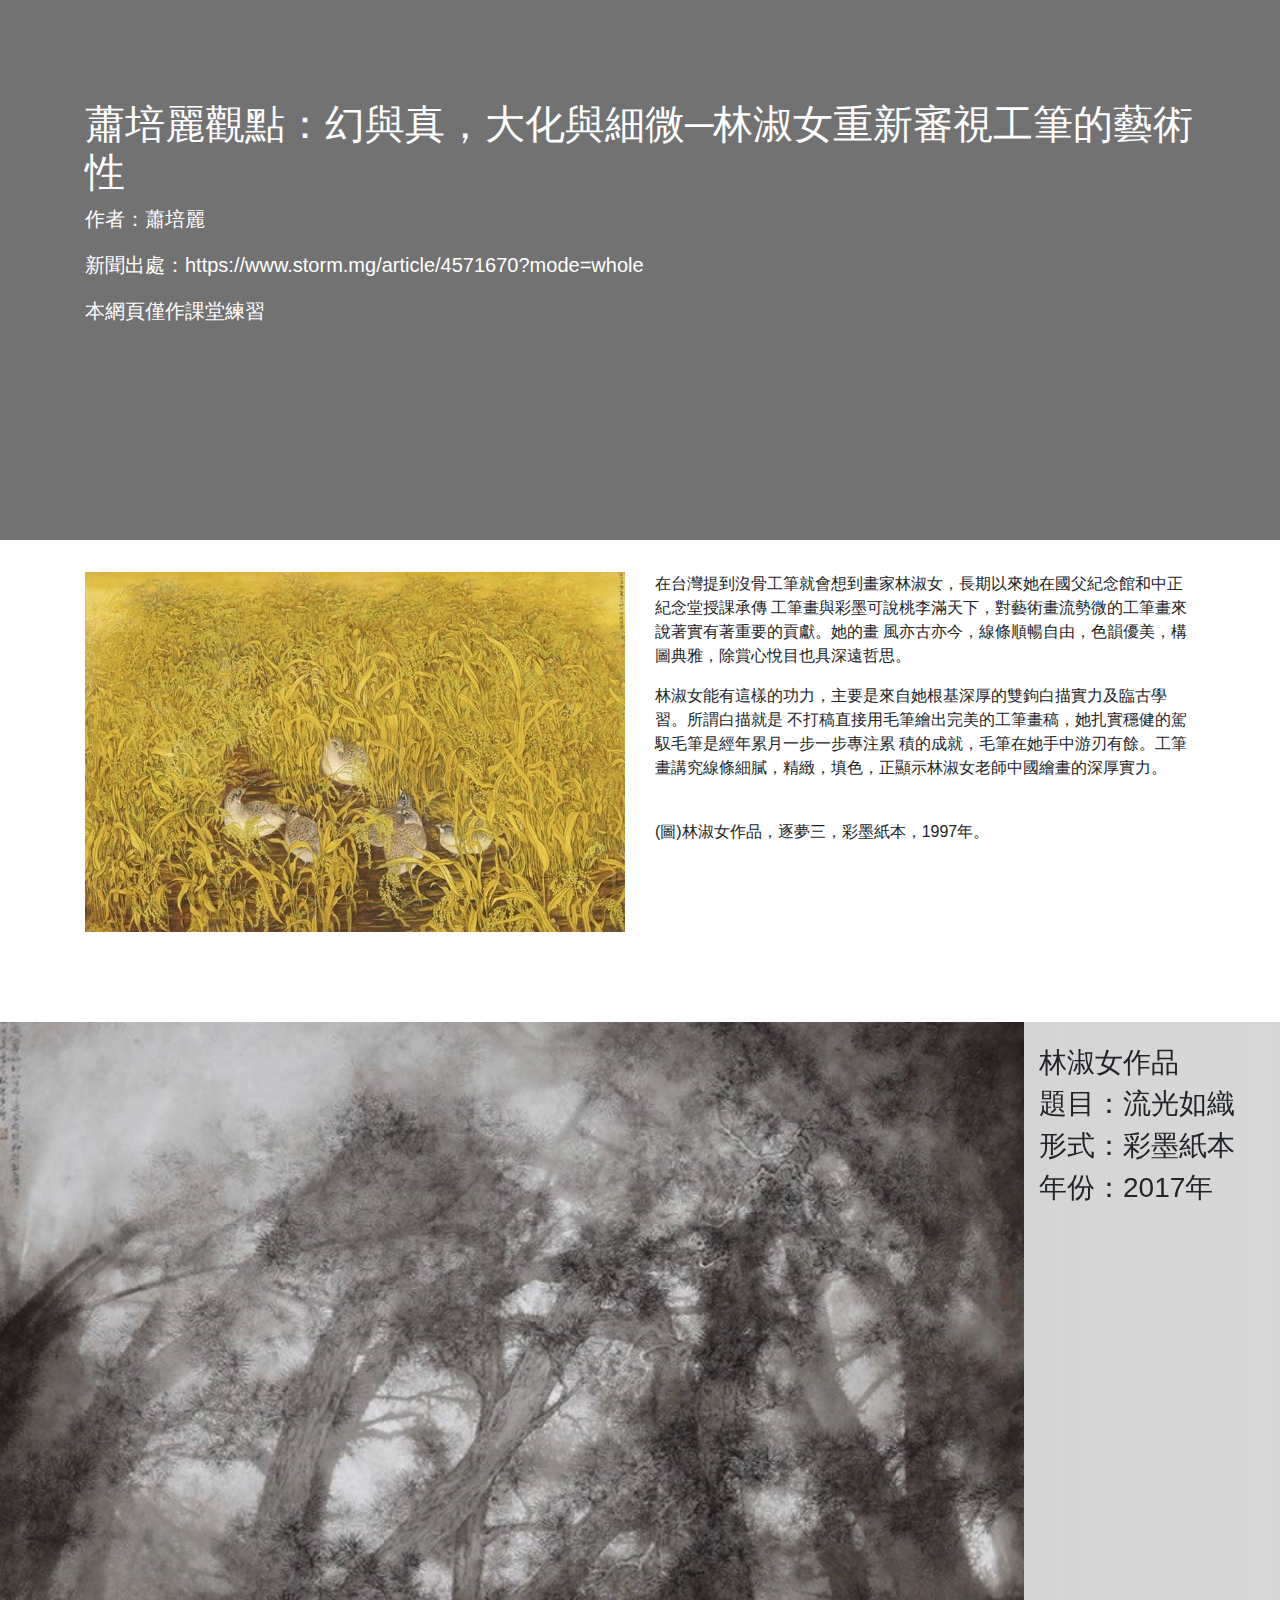
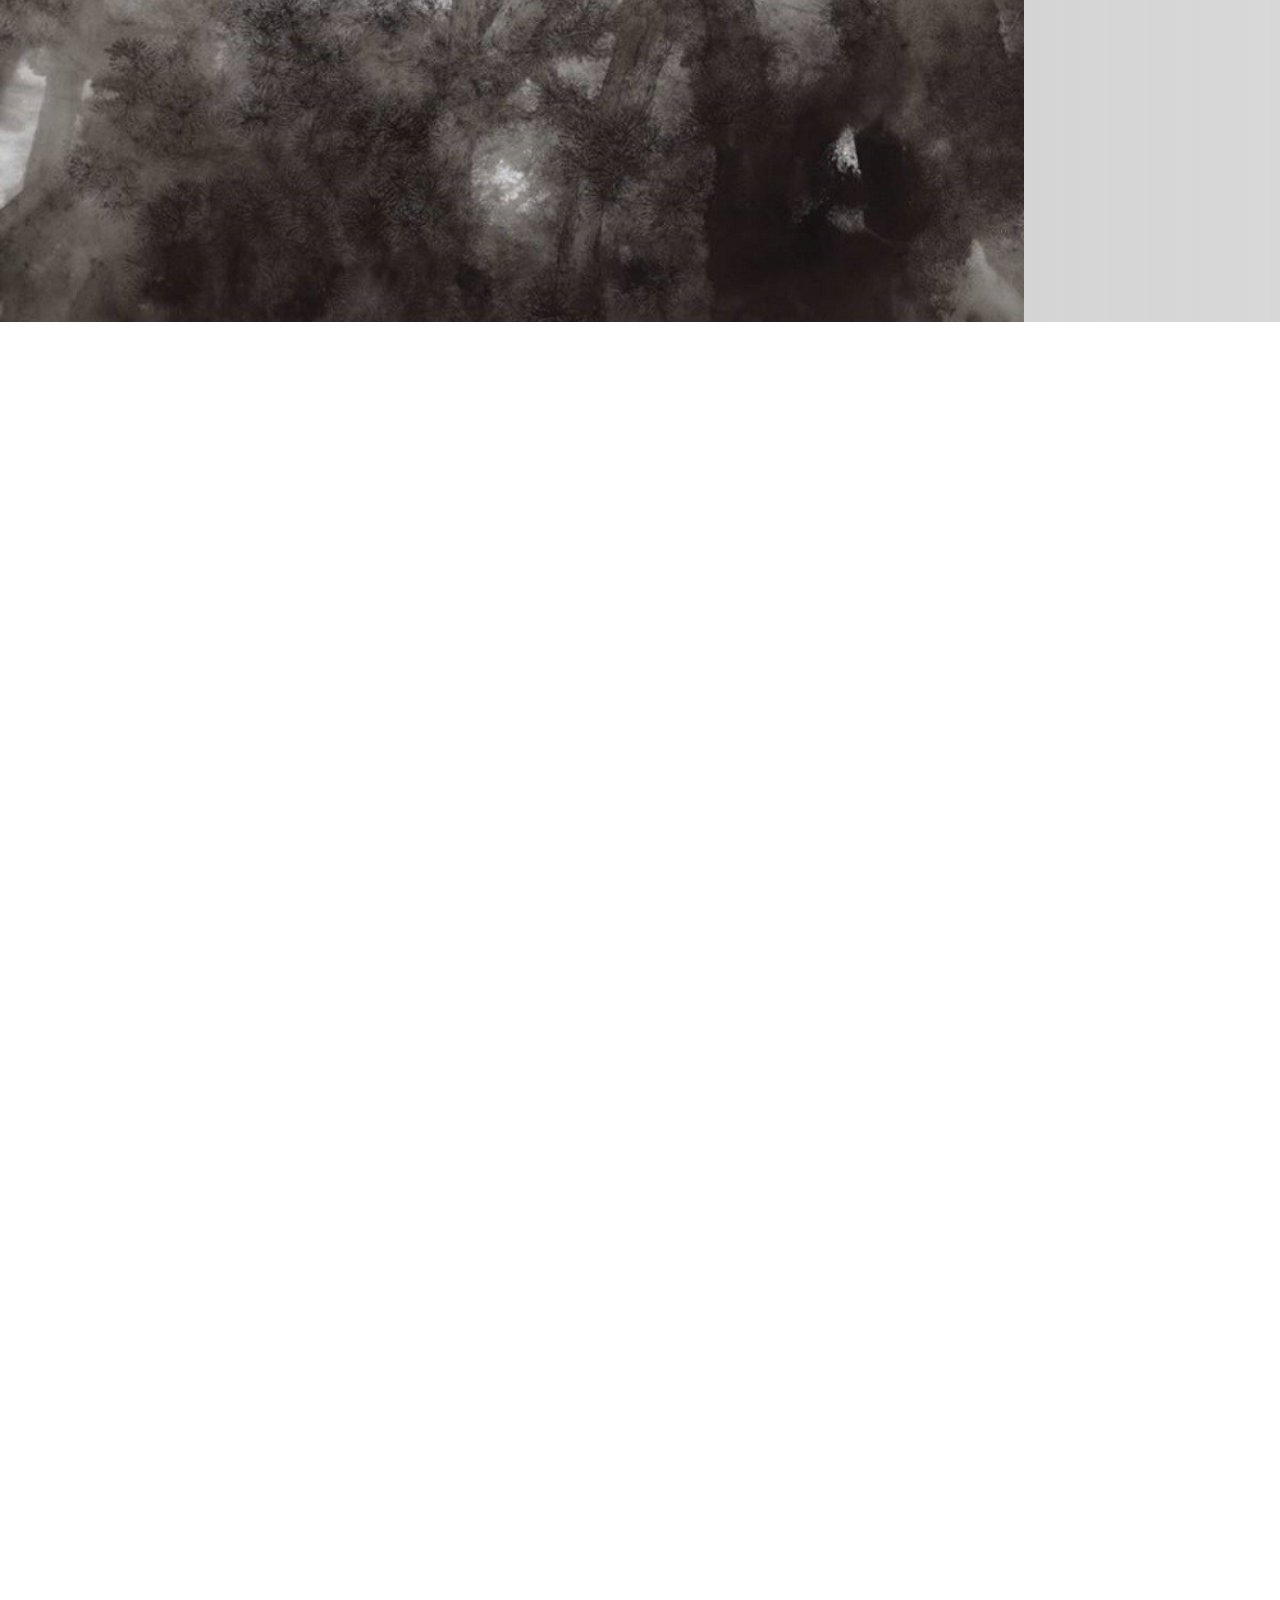
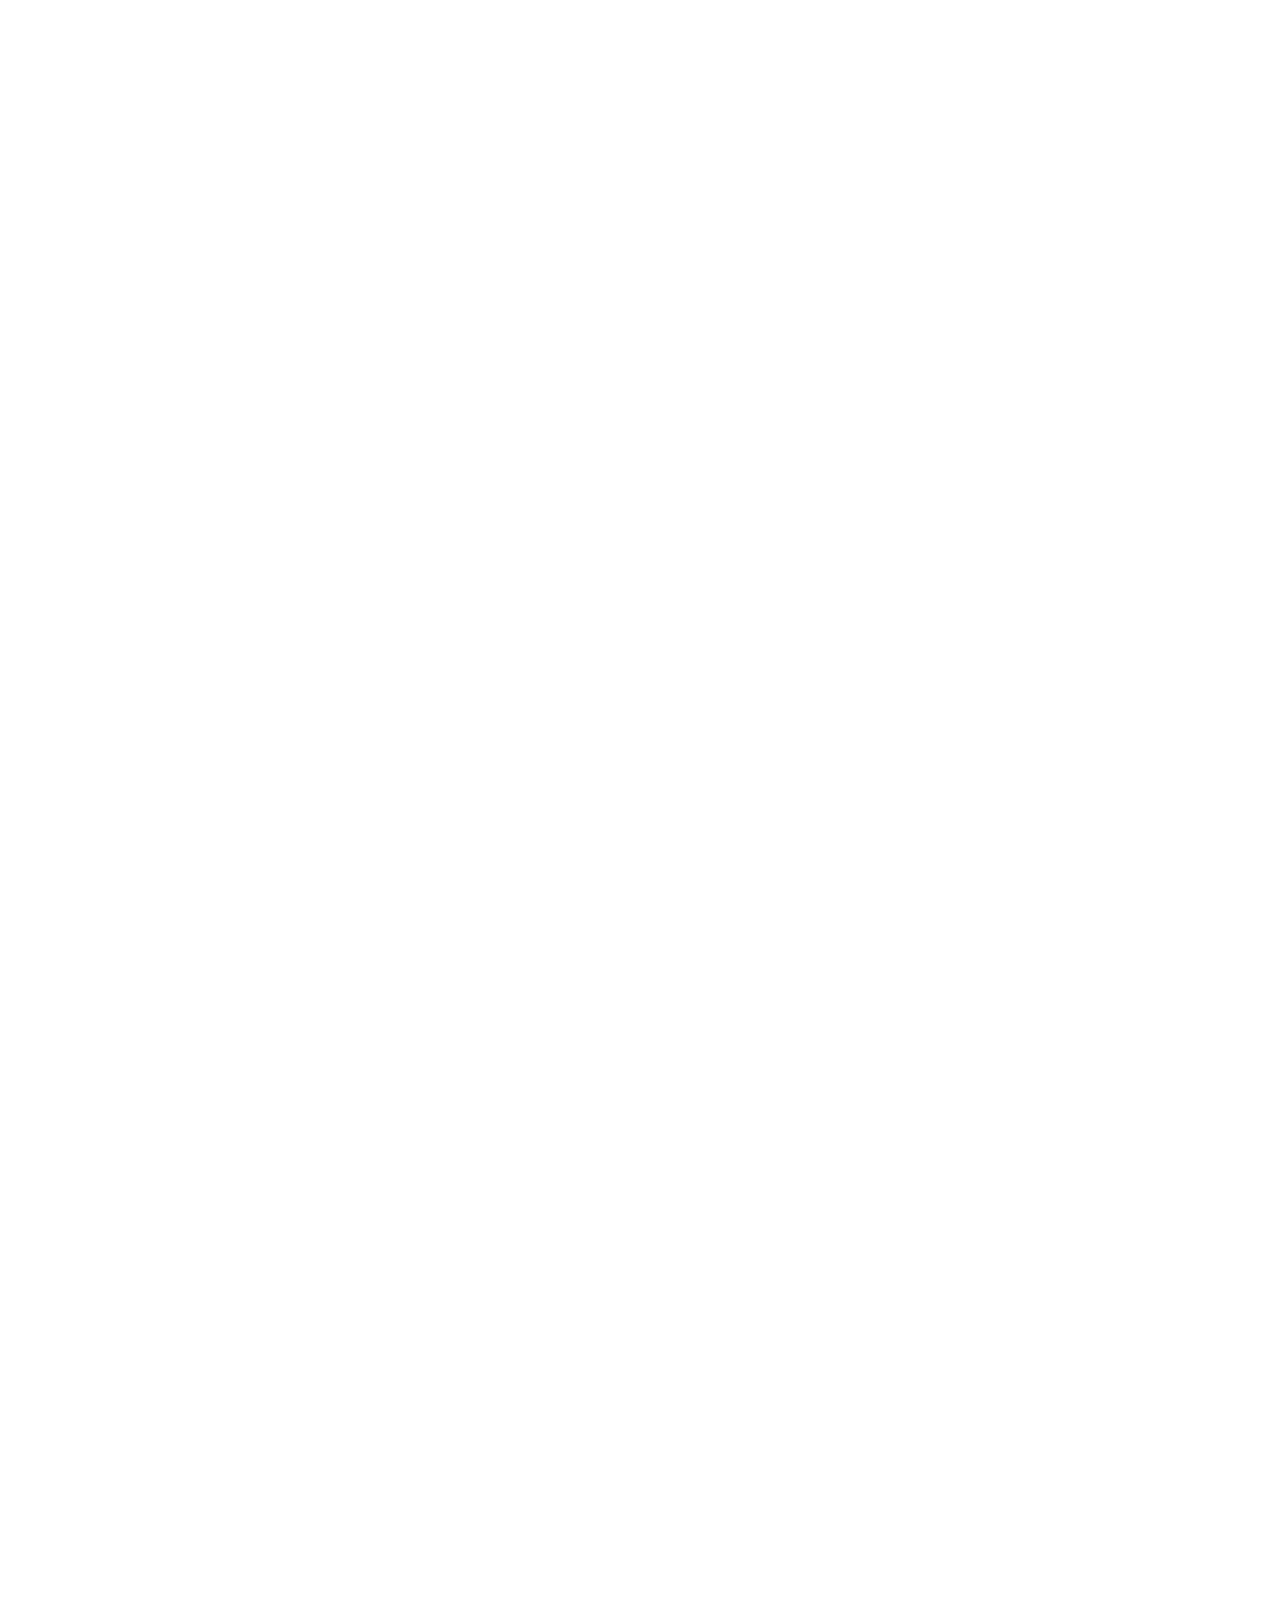
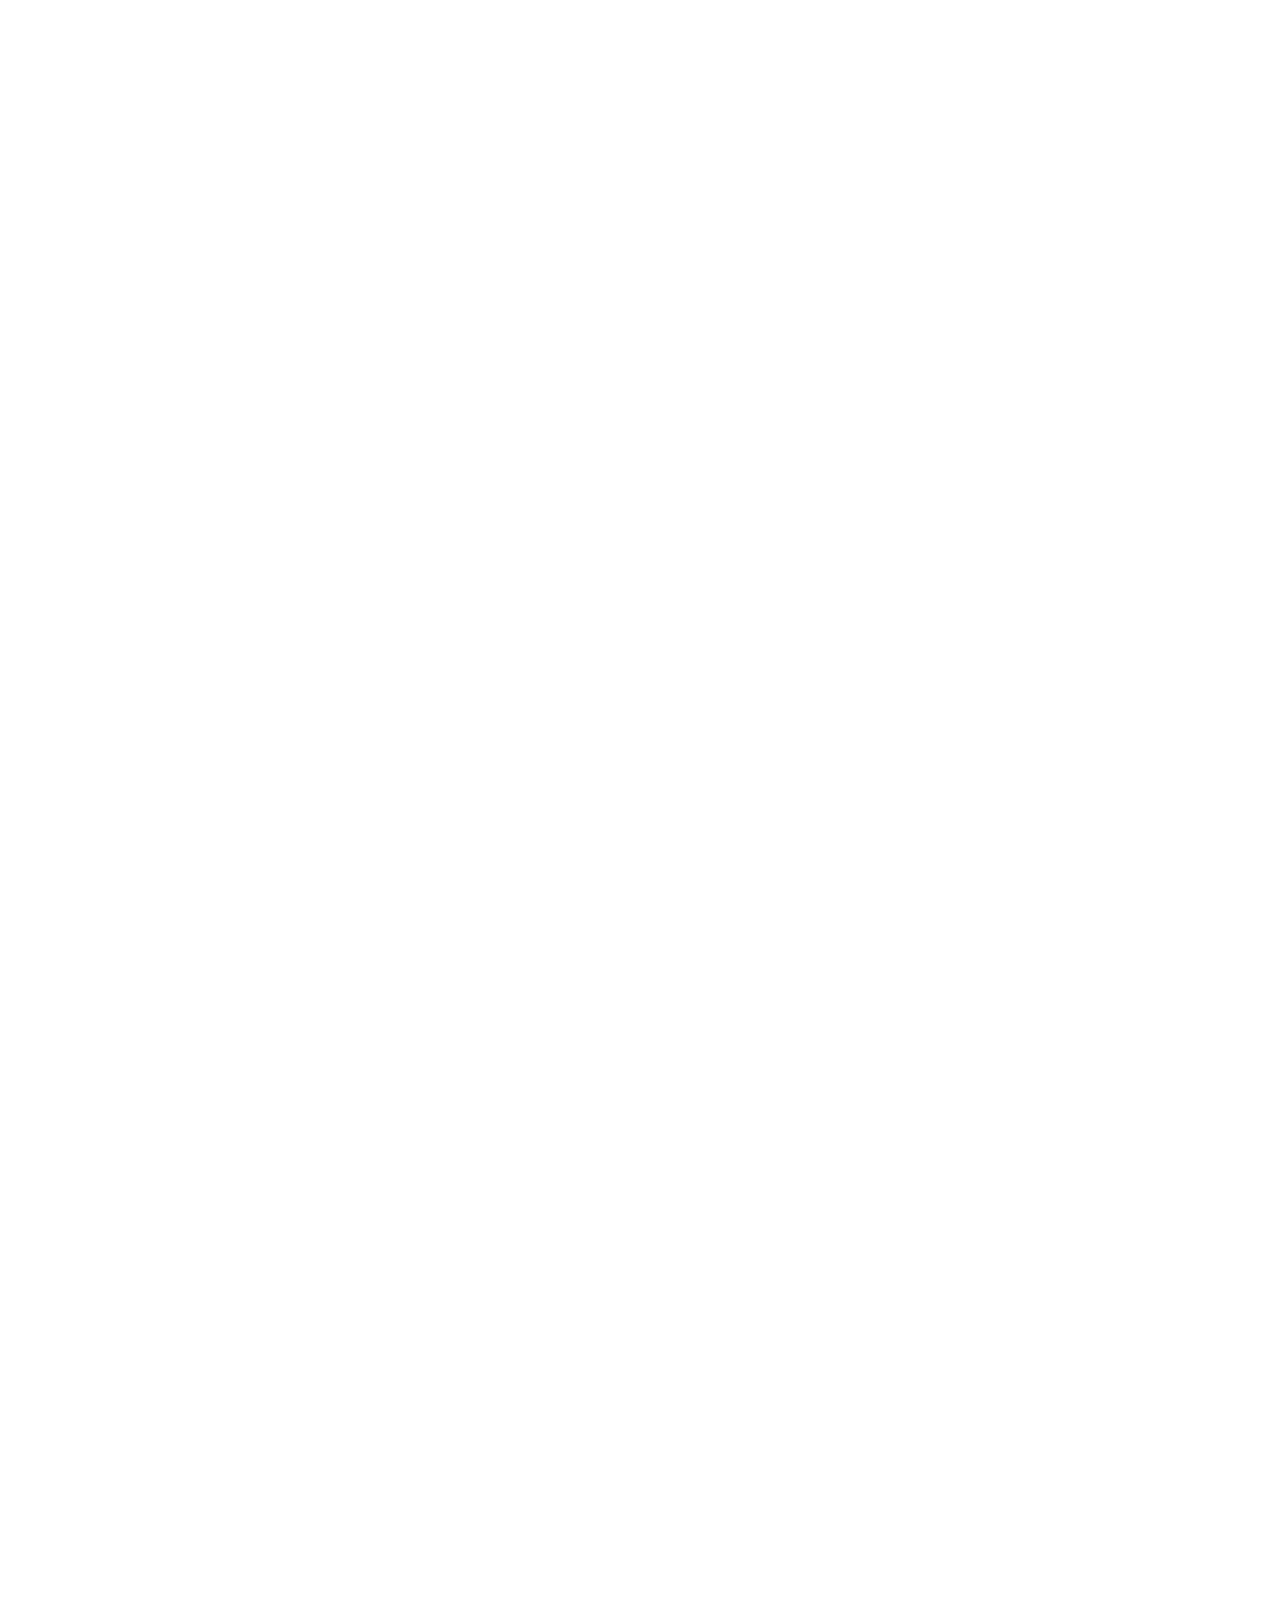
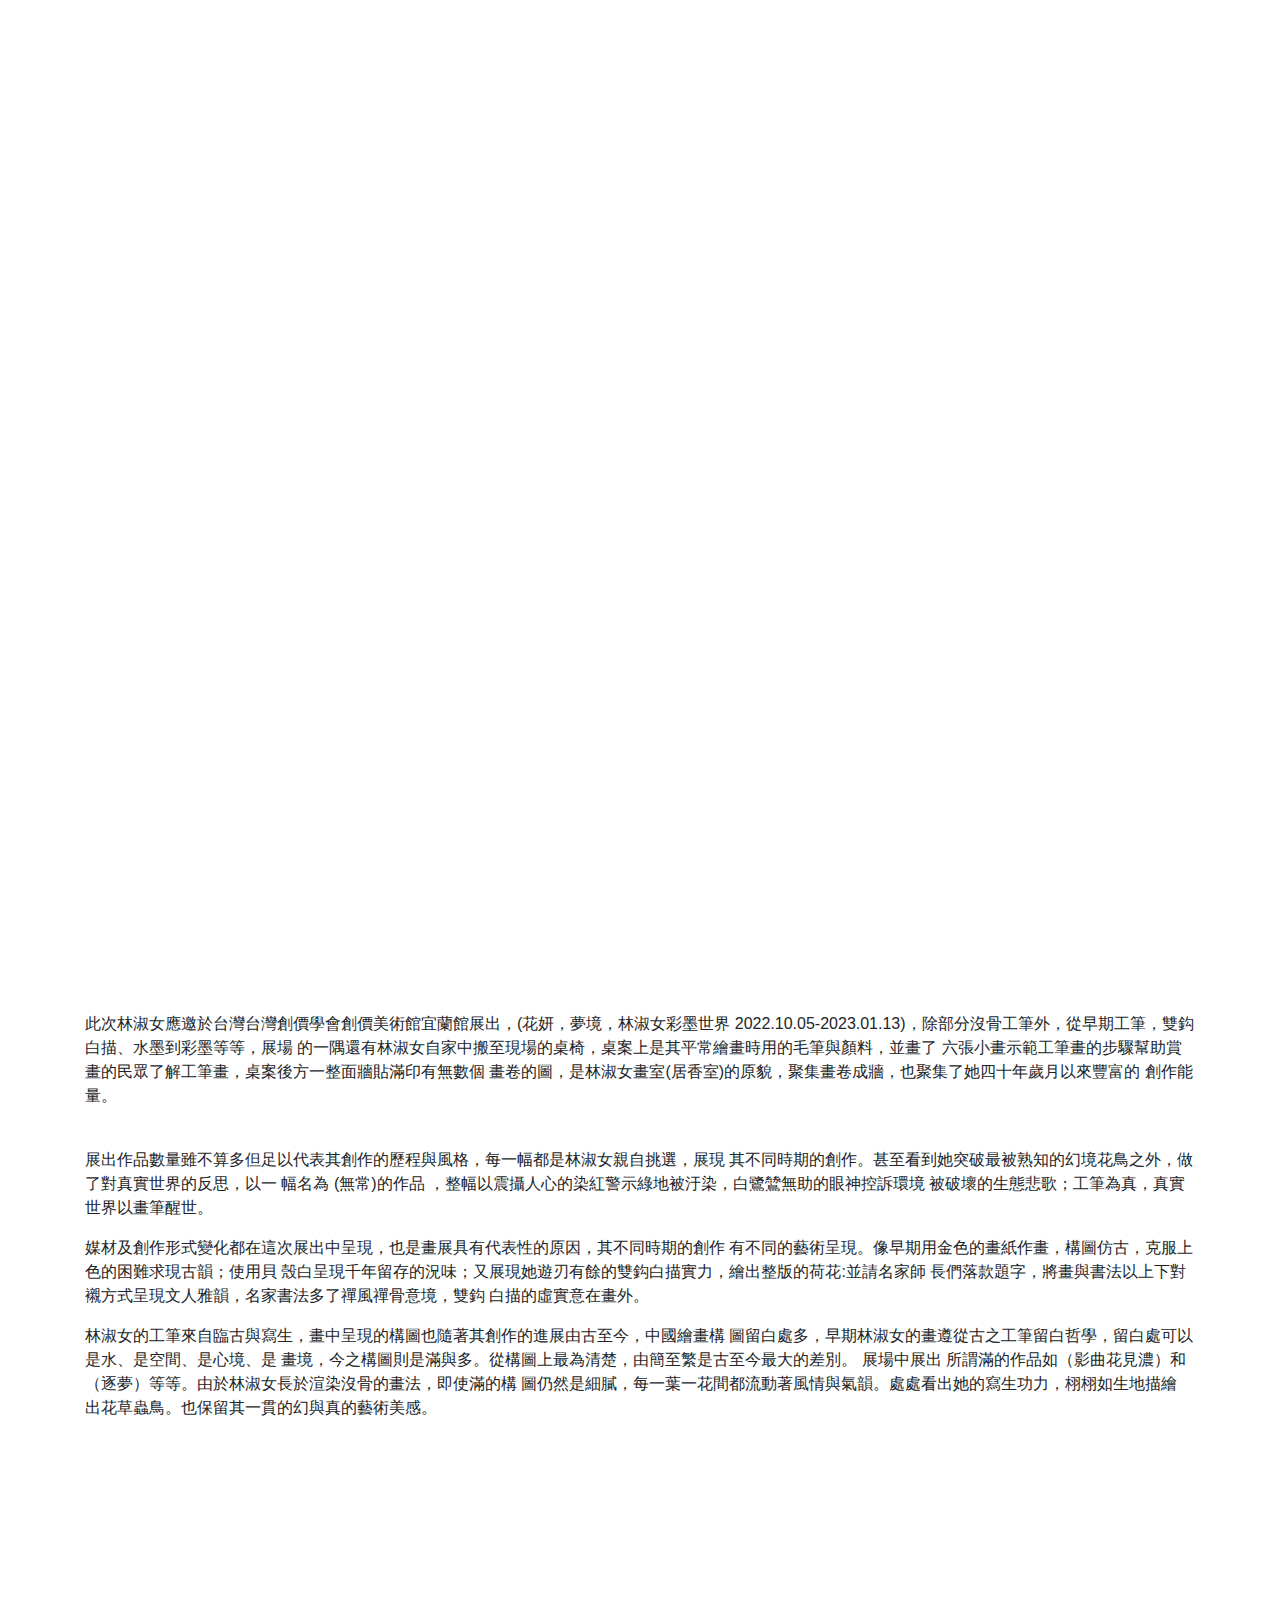
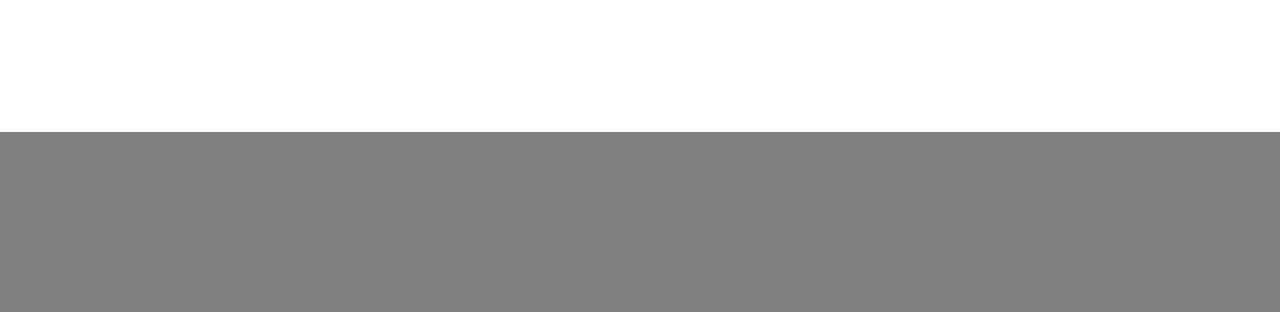
<file: AS5/index.html>
<!doctype html>
<html lang="en">

<head>
    <!-- Required meta tags -->
    <meta charset="utf-8">
    <meta name="viewport" content="width=device-width, initial-scale=1, shrink-to-fit=no">
    <!-- Bootstrap CSS -->
    <link rel="stylesheet" href="https://stackpath.bootstrapcdn.com/bootstrap/4.4.1/css/bootstrap.min.css" integrity="sha384-Vkoo8x4CGsO3+Hhxv8T/Q5PaXtkKtu6ug5TOeNV6gBiFeWPGFN9MuhOf23Q9Ifjh" crossorigin="anonymous">
    <link rel="stylesheet" href="css/as5.css">

    <title>AS5 </title>
</head>

<body>

    <div class="jumbotron jumbotron-fluid" style="height:60vh;background:rgb(114, 114, 114)">
        <div class="container" style="height: 60vh">
            <h1 class="display-5">蕭培麗觀點：幻與真，大化與細微─林淑女重新審視工筆的藝術性</h1>
            <p class="lead">作者：蕭培麗</p>
            <p class="lead">新聞出處：https://www.storm.mg/article/4571670?mode=whole</p>
            <p class="lead">本網頁僅作課堂練習</p>
        </div>
    </div>

    <div class="container">
        <div class="row">
            <div class="col-md-6 col-sm-12">
                <img src="assets/pic1.jpg" style="display: block;margin-left: auto;margin-right: auto; width: 100%;">
            </div>
            <div class="col-md-6 col-sm-12">
                <p>
                    在台灣提到沒骨工筆就會想到畫家林淑女，長期以來她在國父紀念館和中正紀念堂授課承傳 工筆畫與彩墨可說桃李滿天下，對藝術畫流勢微的工筆畫來說著實有著重要的貢獻。她的畫 風亦古亦今，線條順暢自由，色韻優美，構圖典雅，除賞心悅目也具深遠哲思。
                </p>
                <p>
                    林淑女能有這樣的功力，主要是來自她根基深厚的雙鉤白描實力及臨古學習。所謂白描就是 不打稿直接用毛筆繪出完美的工筆畫稿，她扎實穩健的駕馭毛筆是經年累月一步一步專注累 積的成就，毛筆在她手中游刃有餘。工筆畫講究線條細膩，精緻，填色，正顯示林淑女老師中國繪畫的深厚實力。
                </p>
                <br>
                <p>
                    (圖)林淑女作品，逐夢三，彩墨紙本，1997年。
                </p>
            </div>
        </div>
    </div>
    <div style="height:10vh">

    </div>

    <div style="height:700vh">
        <div class="sticky-top">
            <div id="horizontal">

                <img src="assets/pic2.jpg" style="height:100vh;width:80vw;object-fit: cover;float:left" />
                <div class="container" style="width:20vw;float:left">
                    <br>
                    <h3>林淑女作品</h3>
                    <h3>題目：流光如織</h3>
                    <h3>形式：彩墨紙本</h3>
                    <h3>年份：2017年</h3>
                </div>

                <img src="assets/pic3.jpg" style="height:100vh;width:80vw;object-fit: cover;float:left" />
                <div class="container" style="width:20vw;float:left">
                    <br>
                    <h3>林淑女作品</h3>
                    <h3>題目：無常</h3>
                    <h3>形式：彩墨紙本</h3>
                    <h3>年份：1995年</h3>
                </div>

                <img src="assets/pic4.jpg" style="height:100vh;width:80vw;object-fit: cover;float:left" />
                <div class="container" style="width:20vw;float:left">
                    <br>
                    <h3>林淑女作品</h3>
                    <h3>雙鈎白描局部</h3>
                </div>

            </div>
        </div>
    </div>
    <div class="container" style="height:90vh;">
        <div style="height:10vh"> </div>
        <div class="row" style=" height:80vh ">
            <div class="col-sm-12 ">
                <p>
                    此次林淑女應邀於台灣台灣創價學會創價美術館宜蘭館展出，(花妍，夢境，林淑女彩墨世界 2022.10.05-2023.01.13)，除部分沒骨工筆外，從早期工筆，雙鈎白描、水墨到彩墨等等，展場 的一隅還有林淑女自家中搬至現場的桌椅，桌案上是其平常繪畫時用的毛筆與顏料，並畫了 六張小畫示範工筆畫的步驟幫助賞畫的民眾了解工筆畫，桌案後方一整面牆貼滿印有無數個 畫卷的圖，是林淑女畫室(居香室)的原貌，聚集畫卷成牆，也聚集了她四十年歲月以來豐富的 創作能量。
                </p>
                <br>
                <p>
                    展出作品數量雖不算多但足以代表其創作的歷程與風格，每一幅都是林淑女親自挑選，展現 其不同時期的創作。甚至看到她突破最被熟知的幻境花鳥之外，做了對真實世界的反思，以一 幅名為 (無常)的作品 ，整幅以震攝人心的染紅警示綠地被汙染，白鷺鷥無助的眼神控訴環境 被破壞的生態悲歌；工筆為真，真實世界以畫筆醒世。
                </p>
                <p>媒材及創作形式變化都在這次展出中呈現，也是畫展具有代表性的原因，其不同時期的創作 有不同的藝術呈現。像早期用金色的畫紙作畫，構圖仿古，克服上色的困難求現古韻；使用貝 殼白呈現千年留存的況味；又展現她遊刃有餘的雙鈎白描實力，繪出整版的荷花:並請名家師 長們落款題字，將畫與書法以上下對襯方式呈現文人雅韻，名家書法多了禪風禪骨意境，雙鈎 白描的虛實意在畫外。 </p>
                <p>
                    林淑女的工筆來自臨古與寫生，畫中呈現的構圖也隨著其創作的進展由古至今，中國繪畫構 圖留白處多，早期林淑女的畫遵從古之工筆留白哲學，留白處可以是水、是空間、是心境、是 畫境，今之構圖則是滿與多。從構圖上最為清楚，由簡至繁是古至今最大的差別。 展場中展出 所謂滿的作品如（影曲花見濃）和（逐夢）等等。由於林淑女長於渲染沒骨的畫法，即使滿的構 圖仍然是細膩，每一葉一花間都流動著風情與氣韻。處處看出她的寫生功力，栩栩如生地描繪 出花草蟲鳥。也保留其一貫的幻與真的藝術美感。
                </p>
            </div>
        </div>
    </div>
    <div style="height:20vh;background:gray "></div>

    <!-- Optional JavaScript -->
    <!-- jQuery first, then Popper.js, then Bootstrap JS -->
    <script src="https://code.jquery.com/jquery-3.4.1.slim.min.js " integrity="sha384-J6qa4849blE2+poT4WnyKhv5vZF5SrPo0iEjwBvKU7imGFAV0wwj1yYfoRSJoZ+n " crossorigin="anonymous "></script>
    <script src="https://cdn.jsdelivr.net/npm/popper.js@1.16.0/dist/umd/popper.min.js " integrity="sha384-Q6E9RHvbIyZFJoft+2mJbHaEWldlvI9IOYy5n3zV9zzTtmI3UksdQRVvoxMfooAo " crossorigin="anonymous "></script>
    <script src="https://stackpath.bootstrapcdn.com/bootstrap/4.4.1/js/bootstrap.min.js " integrity="sha384-wfSDF2E50Y2D1uUdj0O3uMBJnjuUD4Ih7YwaYd1iqfktj0Uod8GCExl3Og8ifwB6 " crossorigin="anonymous "></script>

    <script>
        $(document).ready(function() {
            $(window).scroll(function() {
                var max_scroll = $(document).height() - $(window).height();
                var max_w = $("#horizontal ").width() - $(window).width();
                var current_pos = $(window).scrollTop();
                console.log(current_pos);

                var new_left = (-1 * max_w * current_pos) / max_scroll;
                $("#horizontal ").css({
                    left: new_left
                });
            });
        });
    </script>
</body>

</html>
</file>
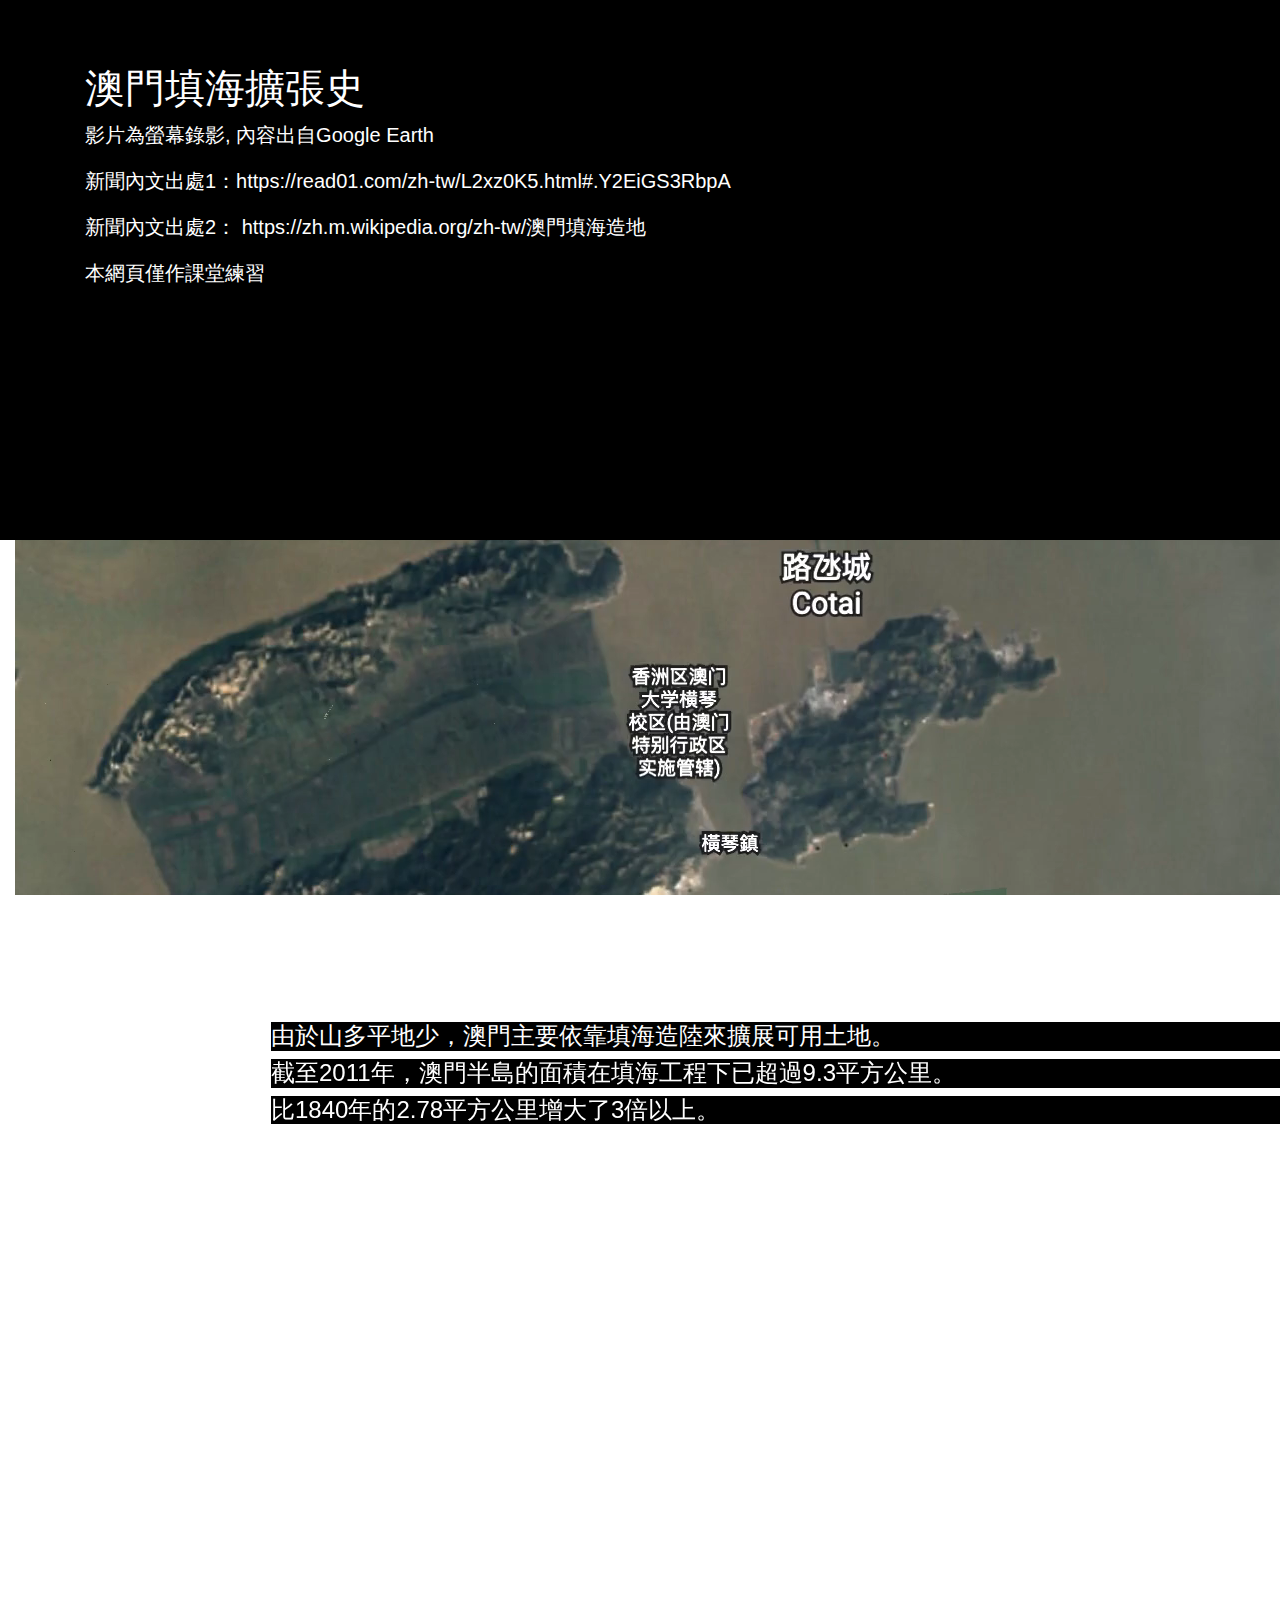
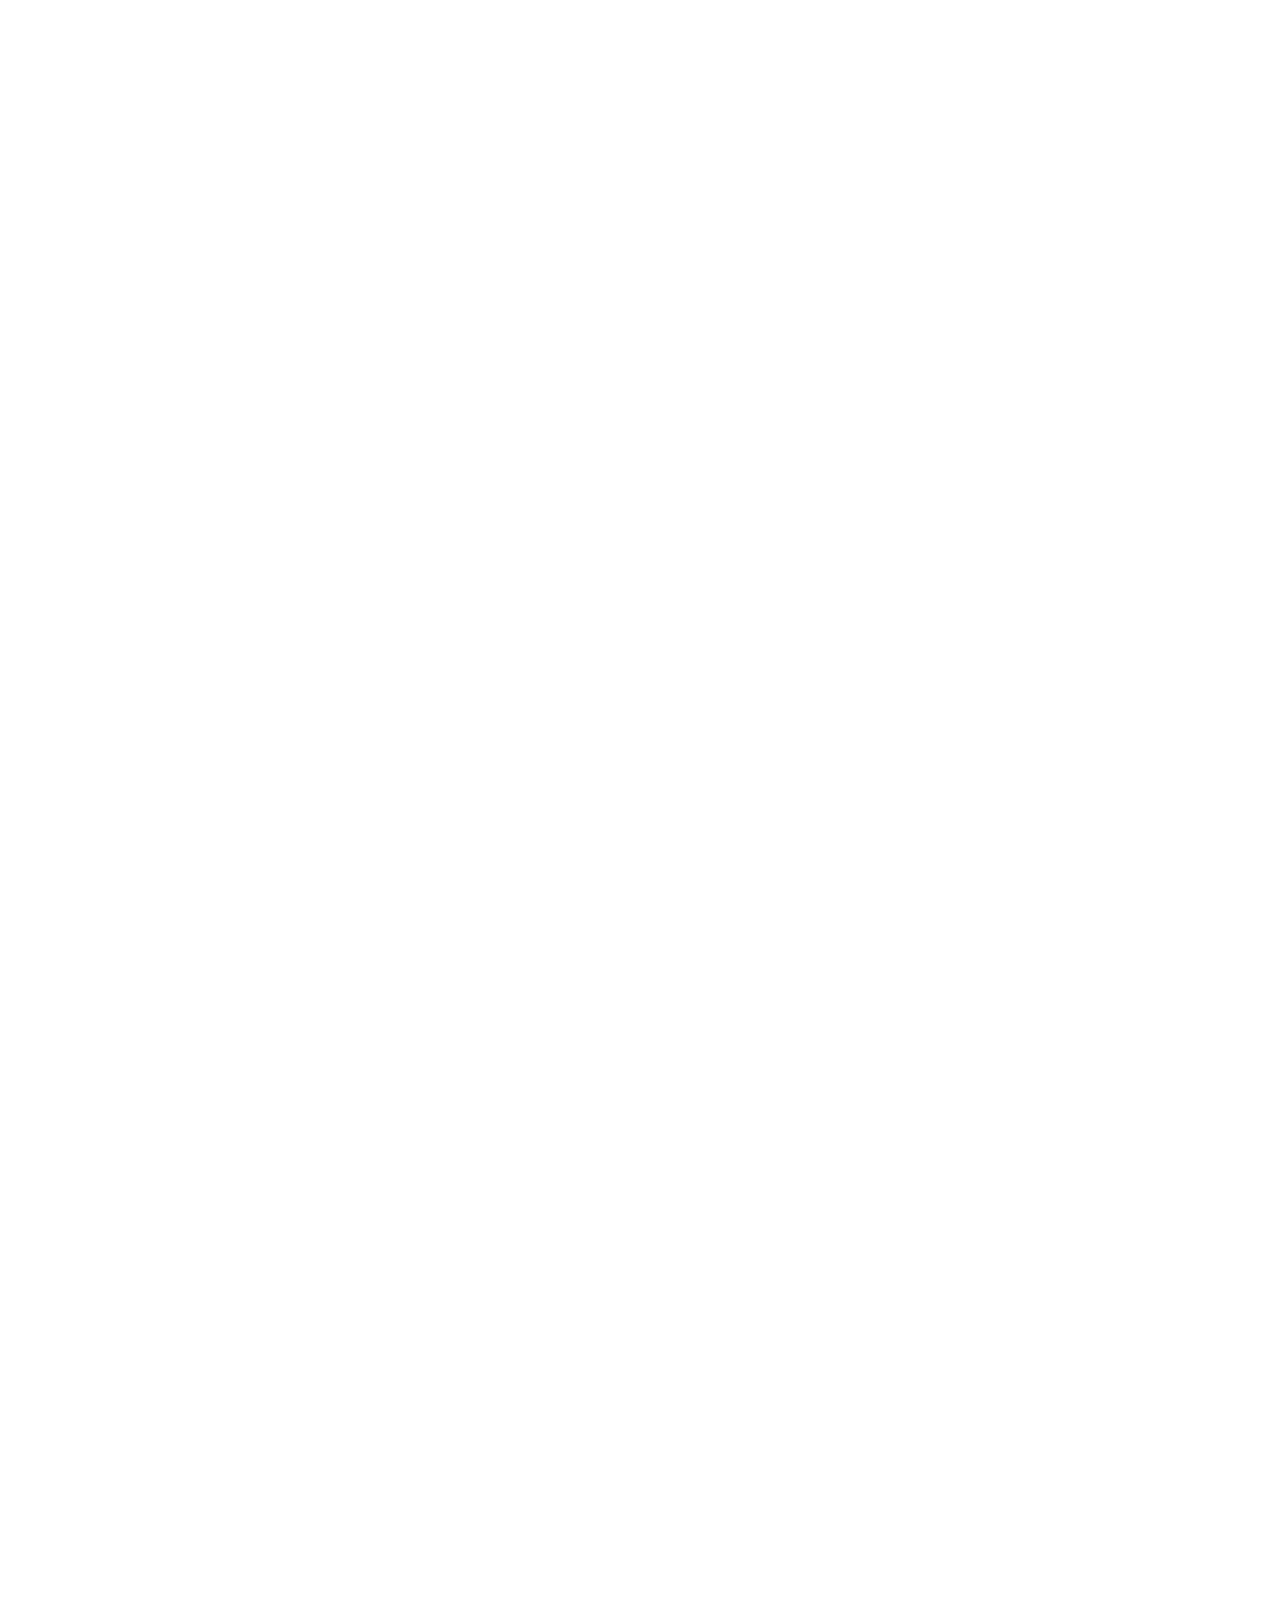
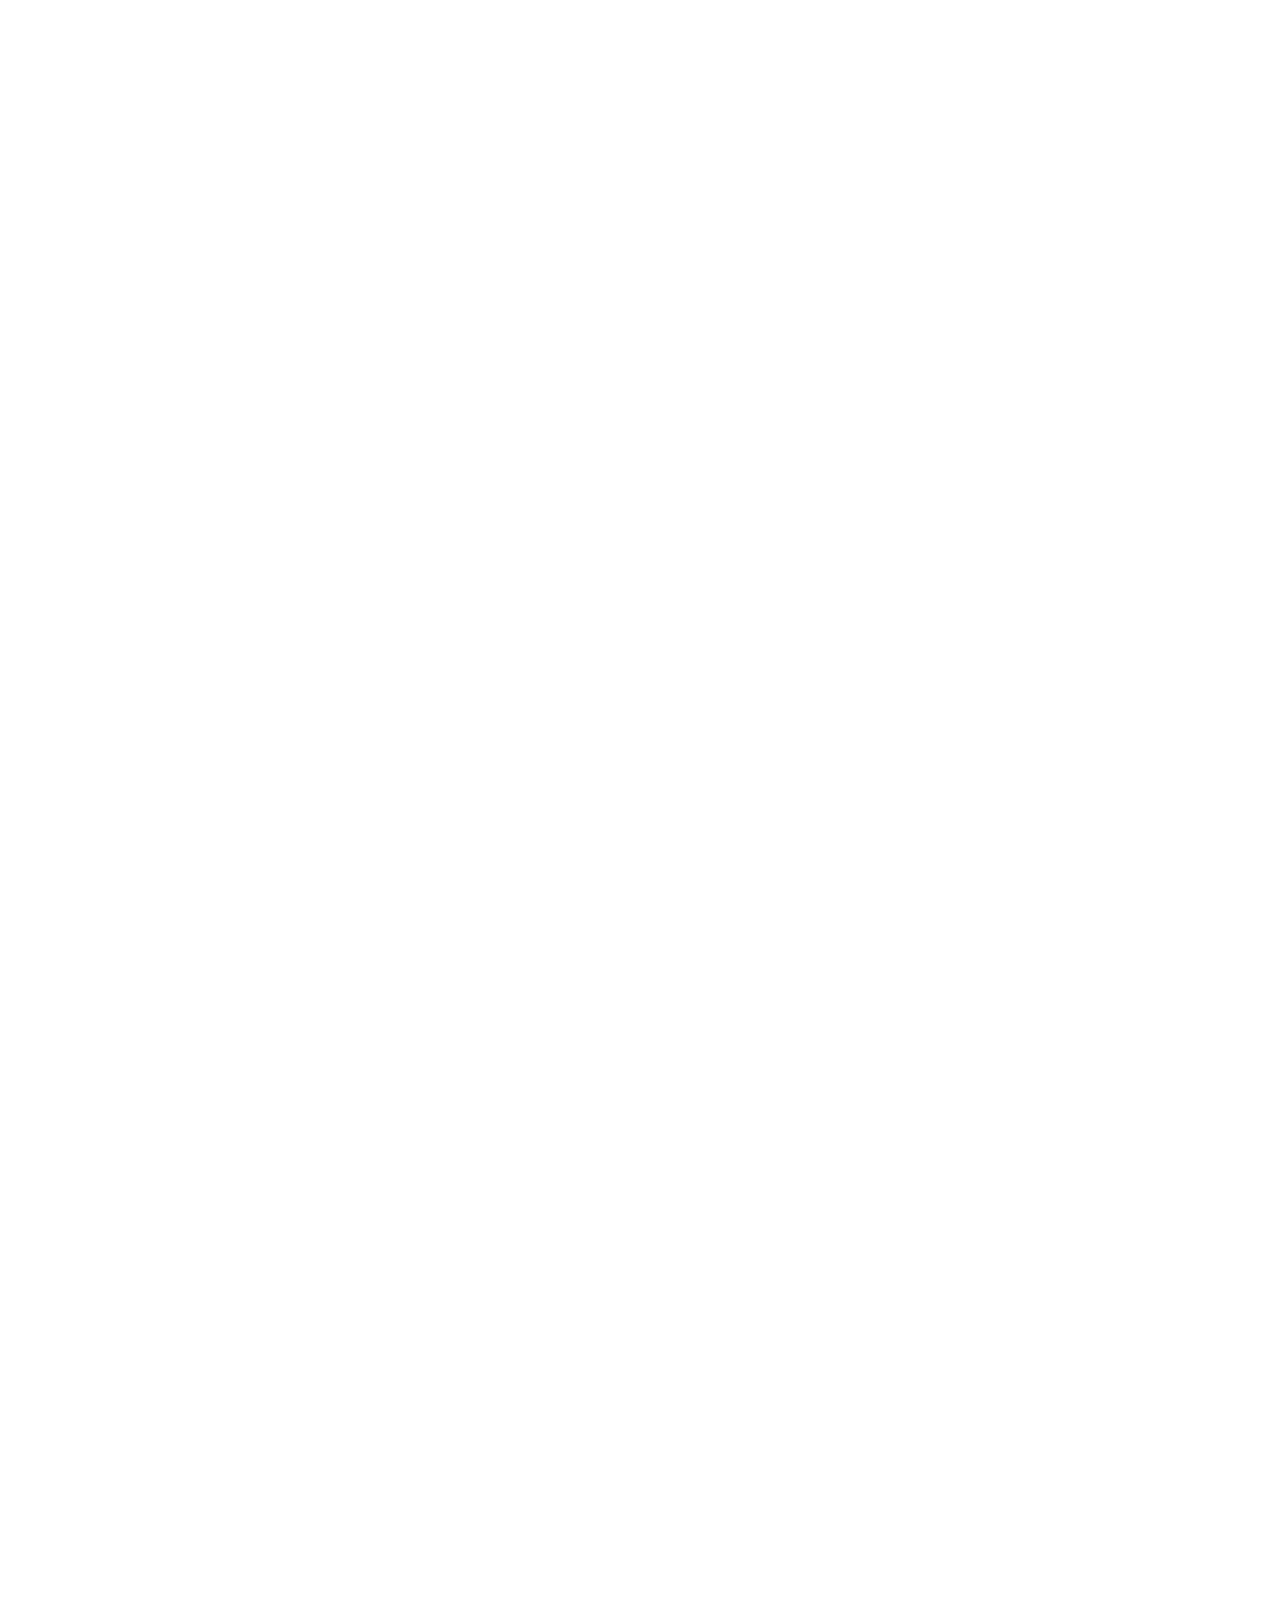
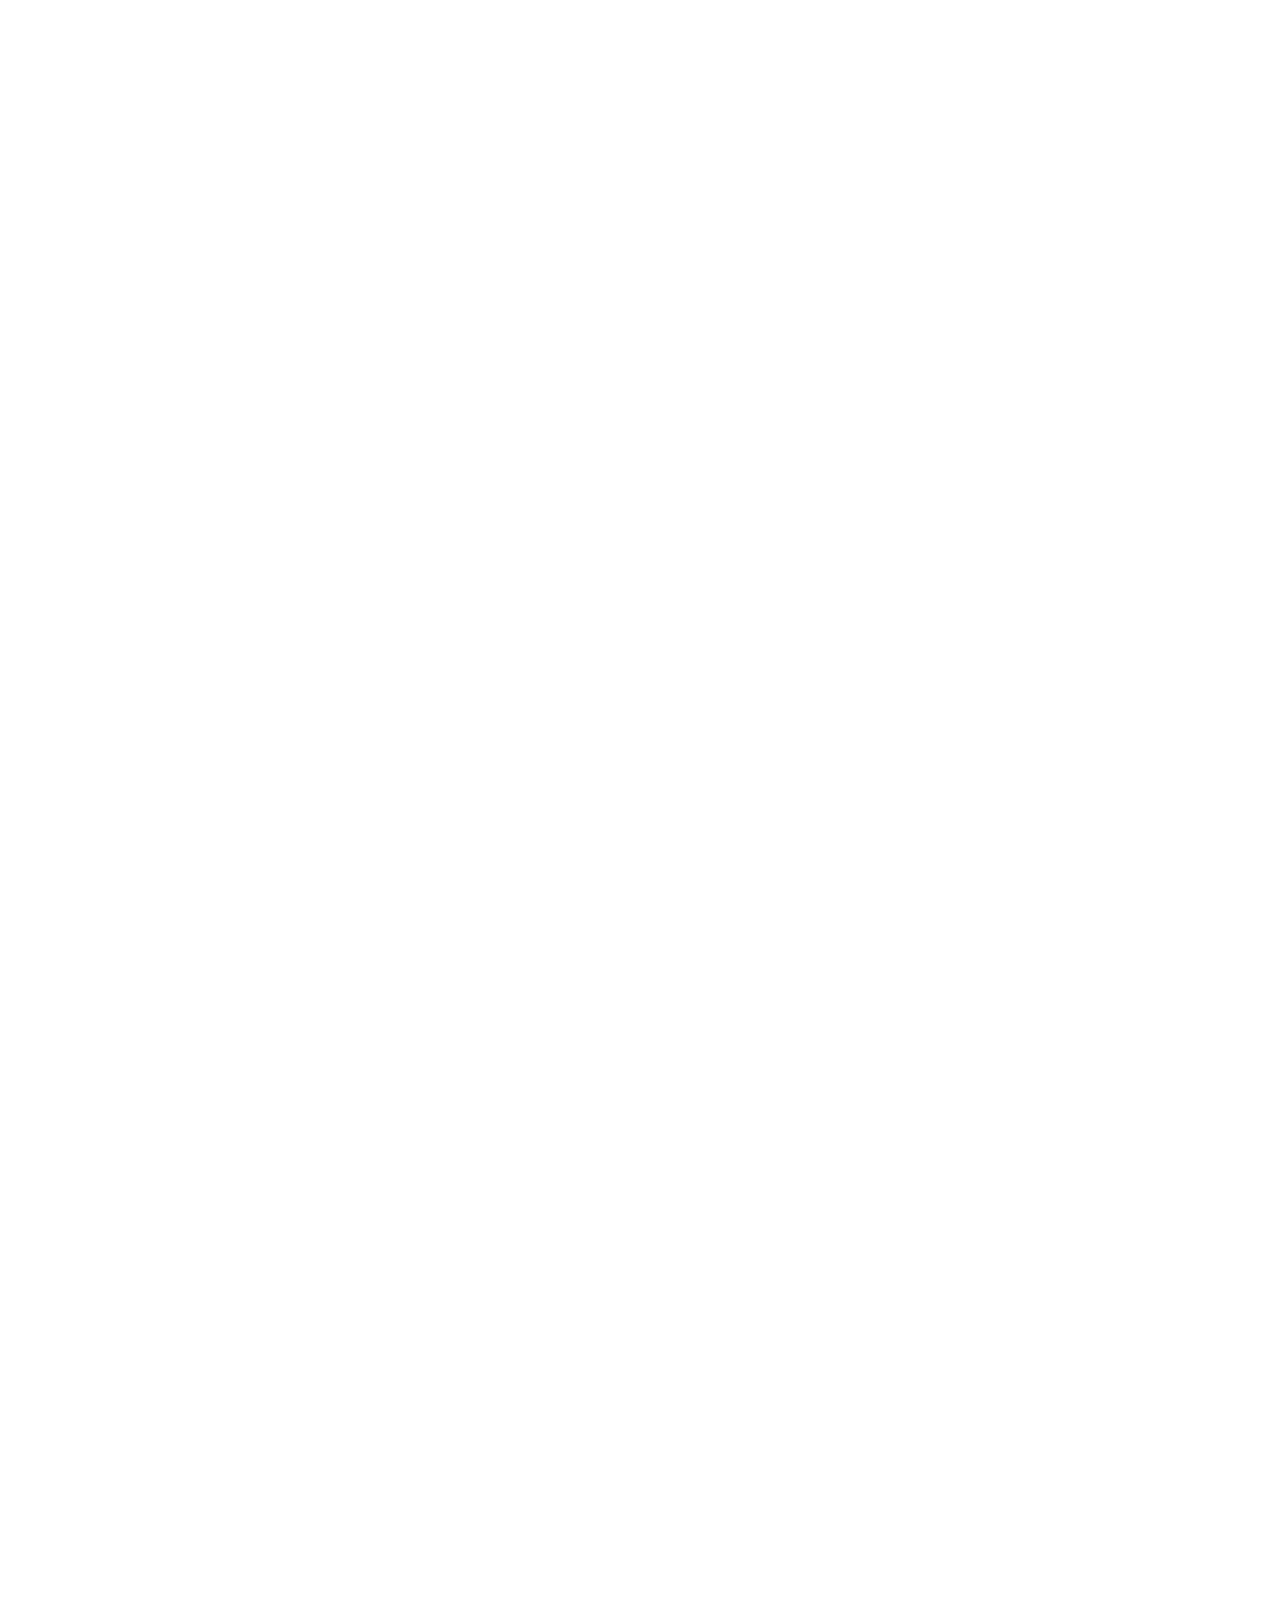
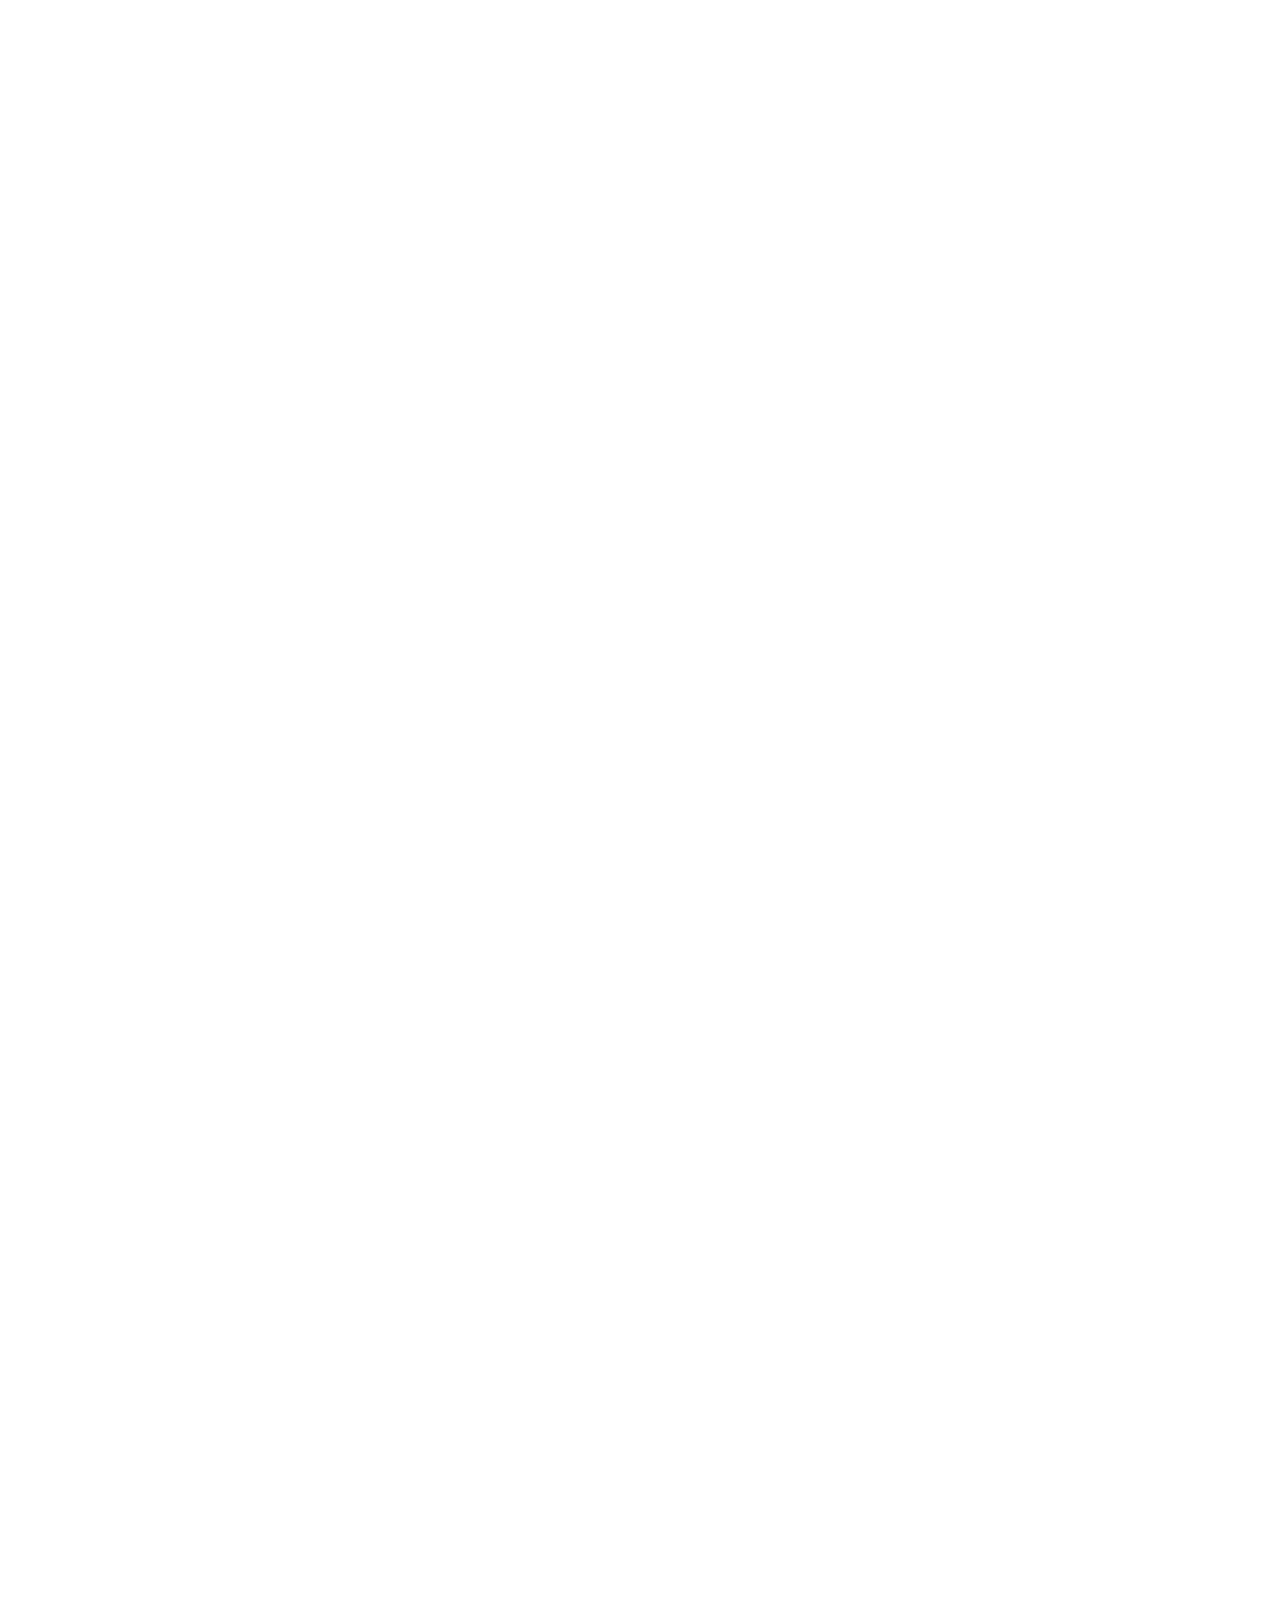
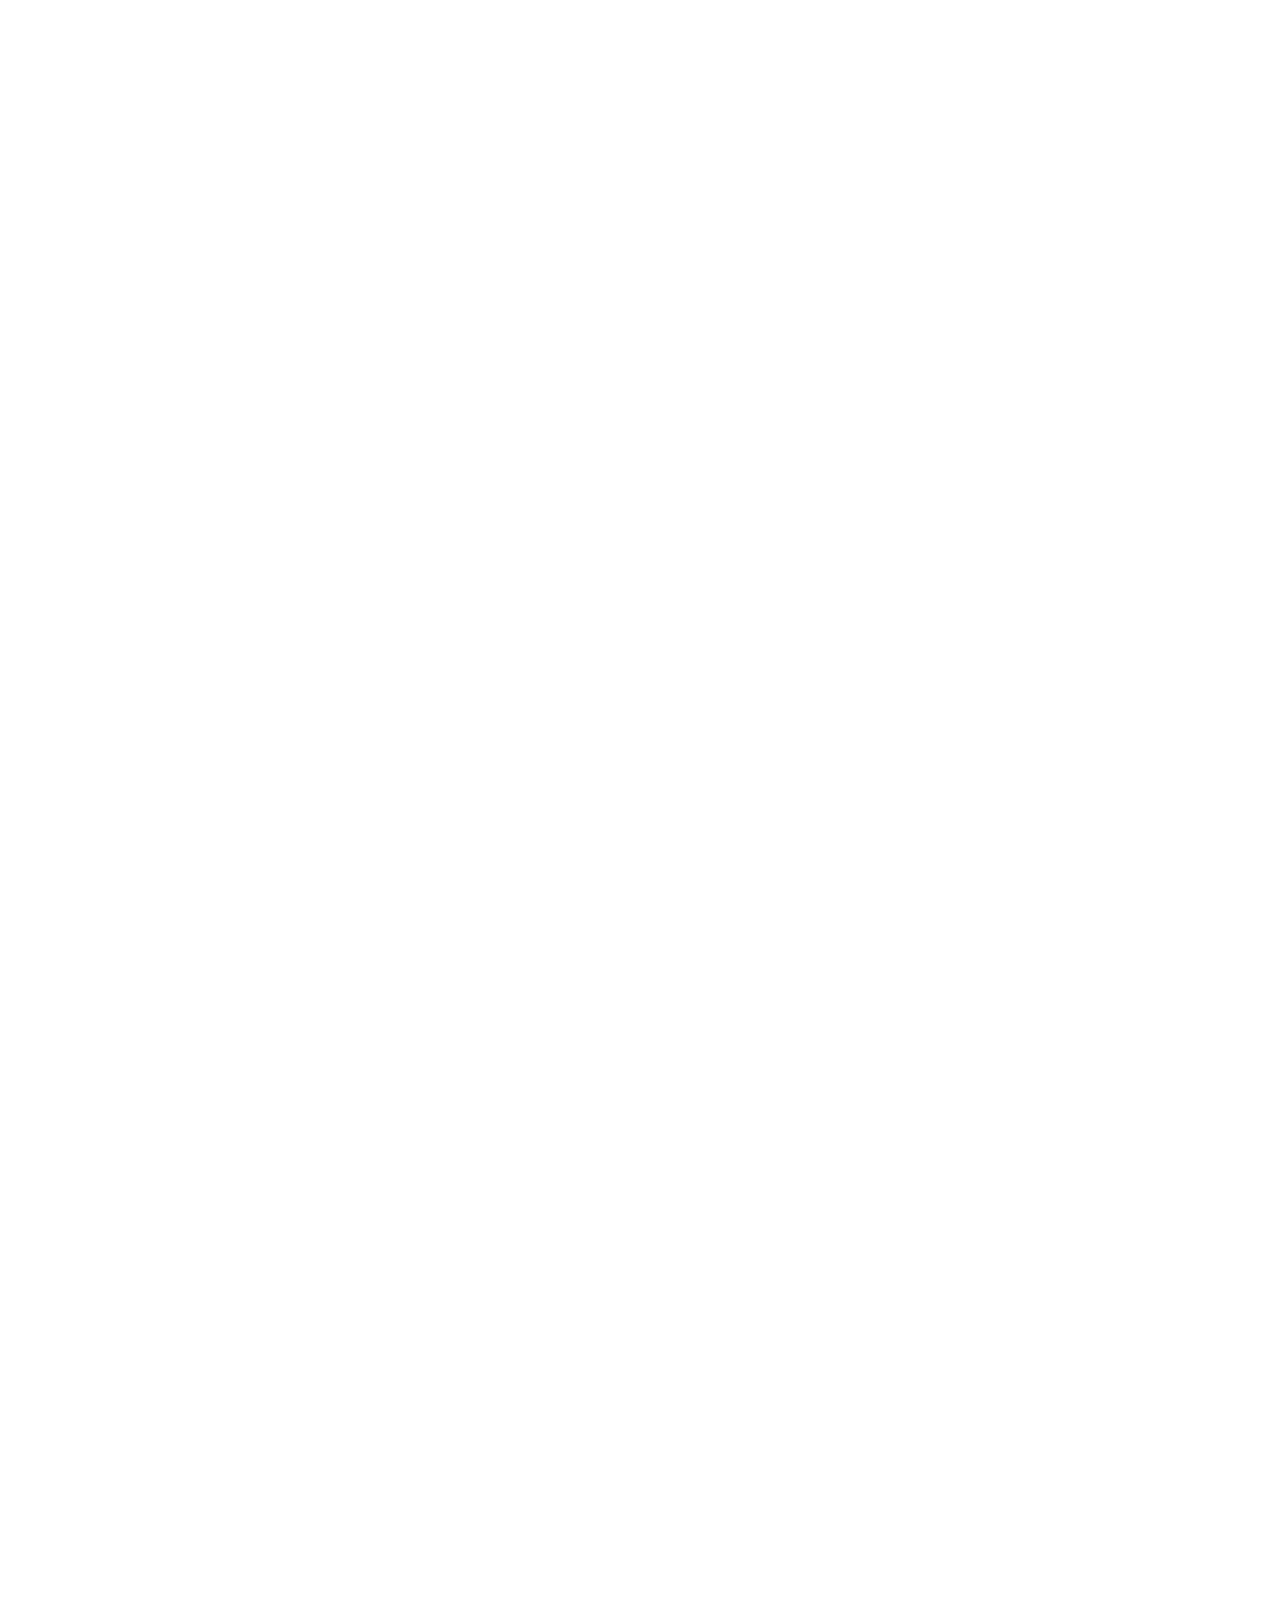
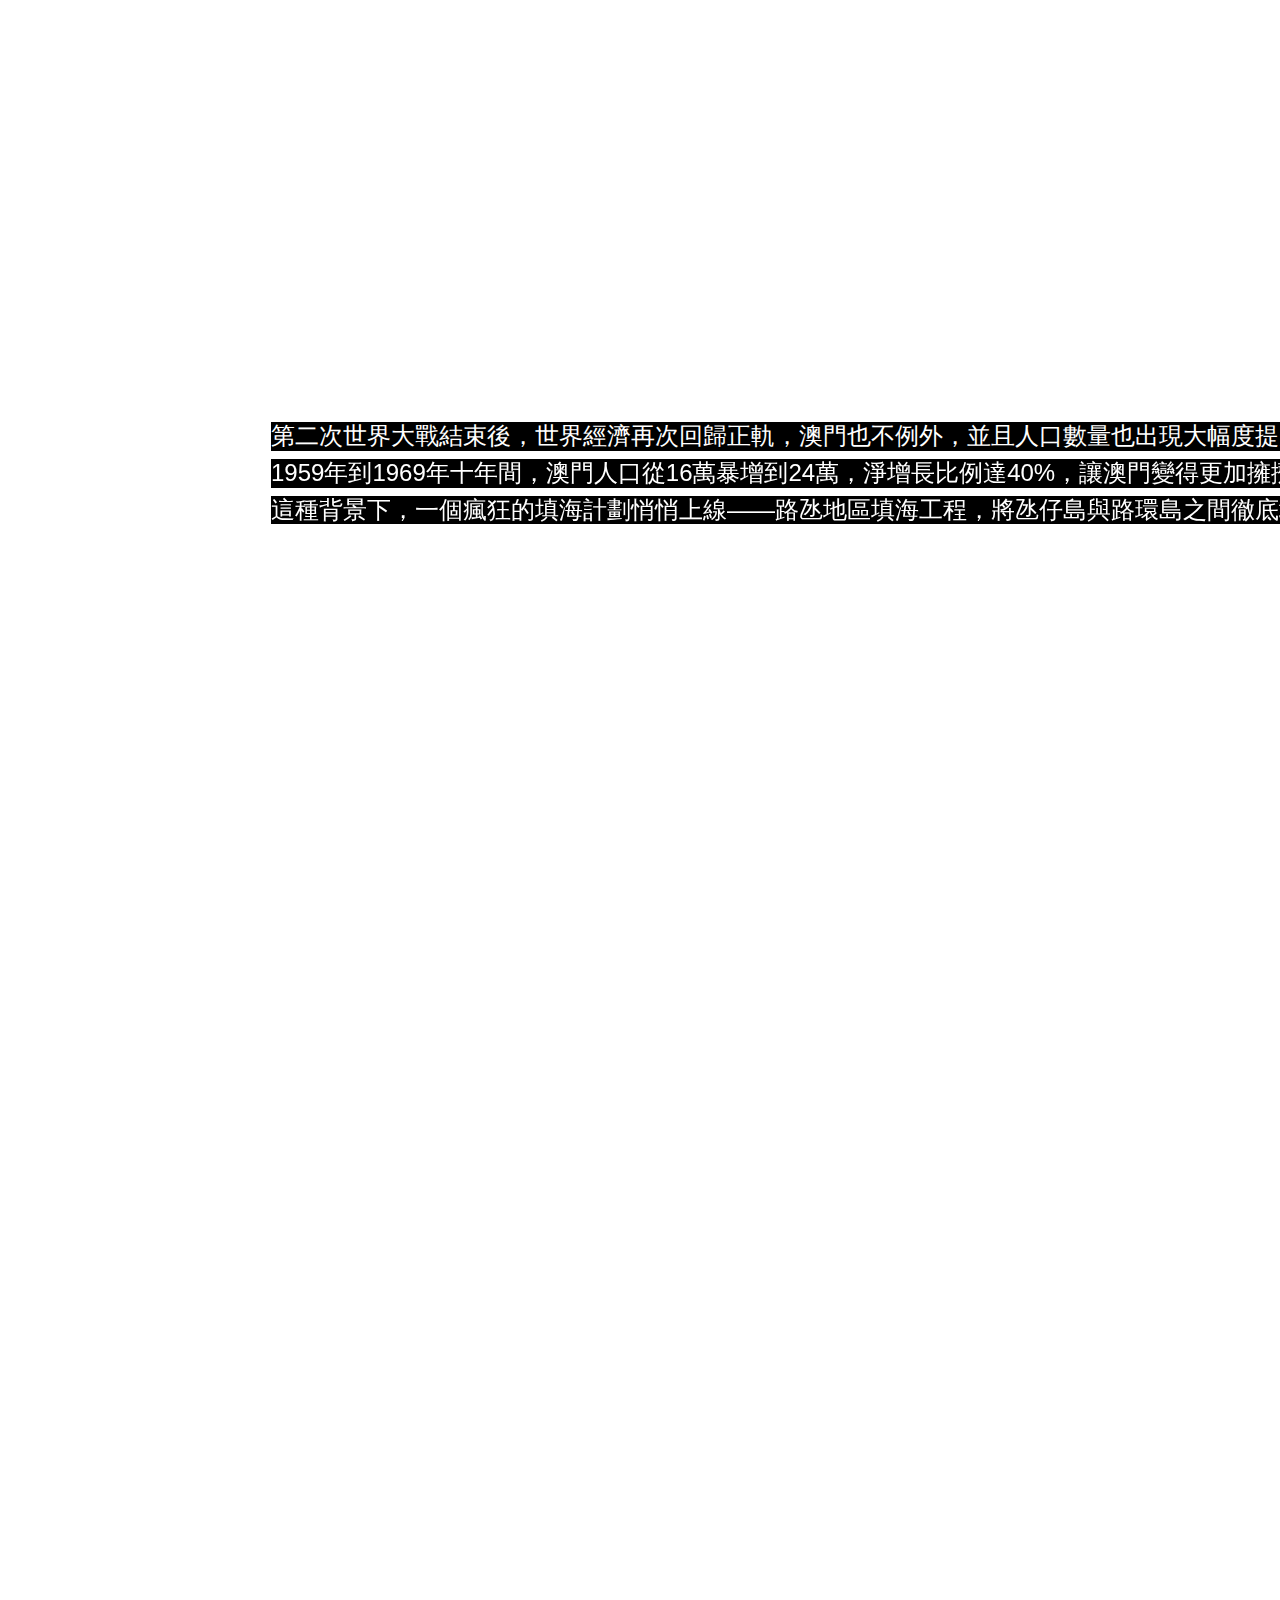
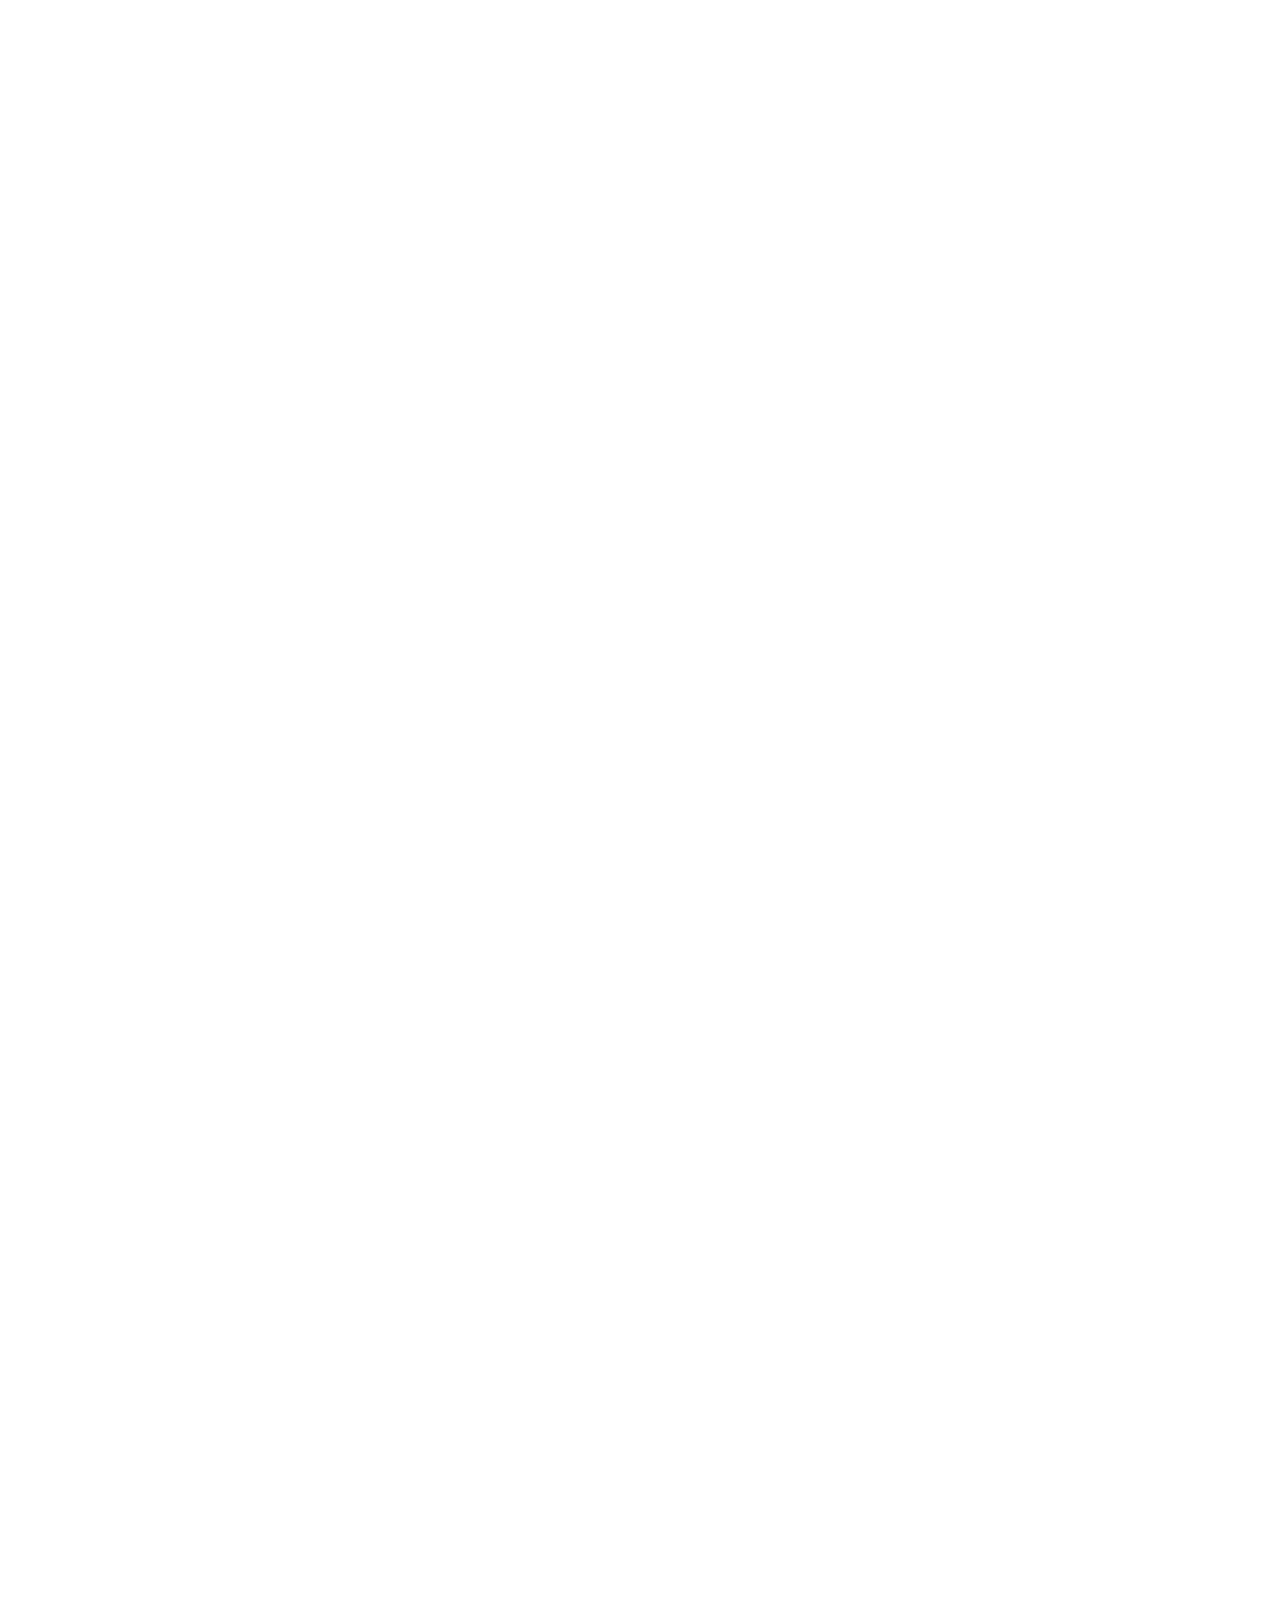
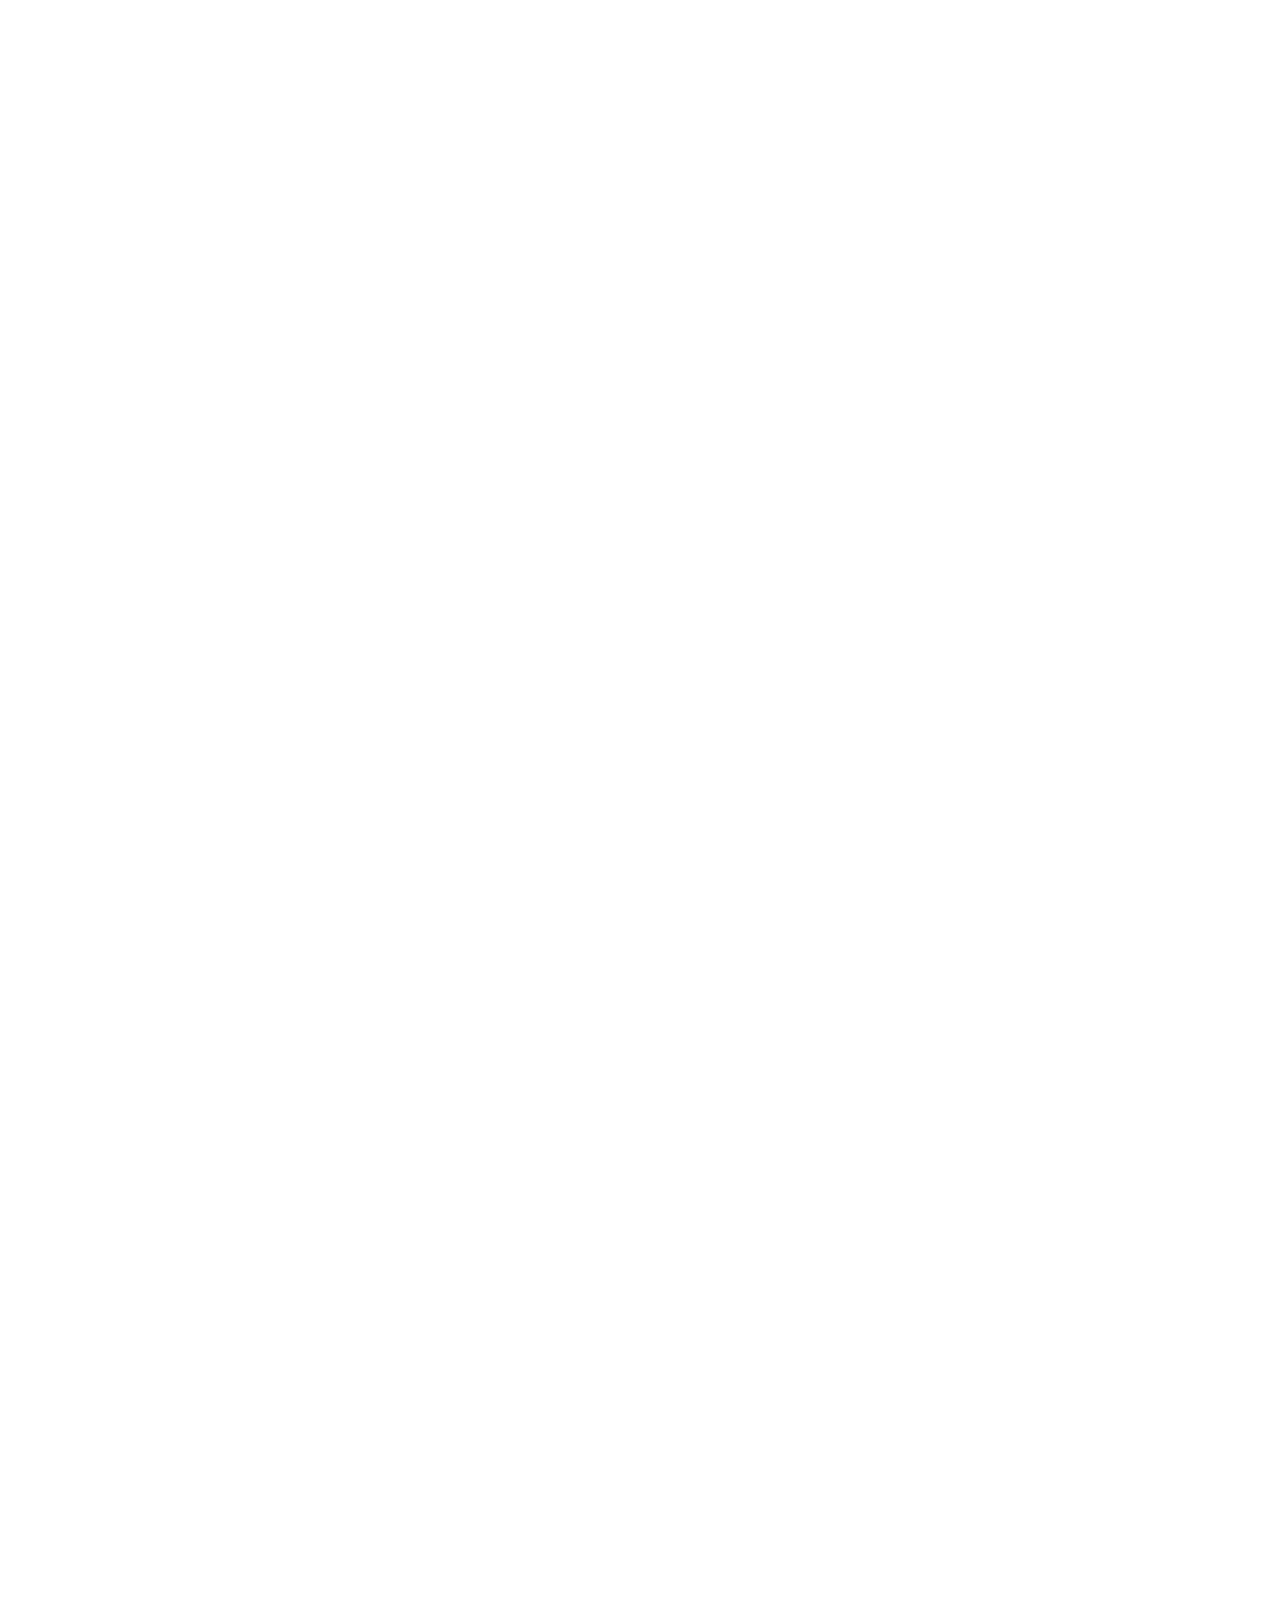
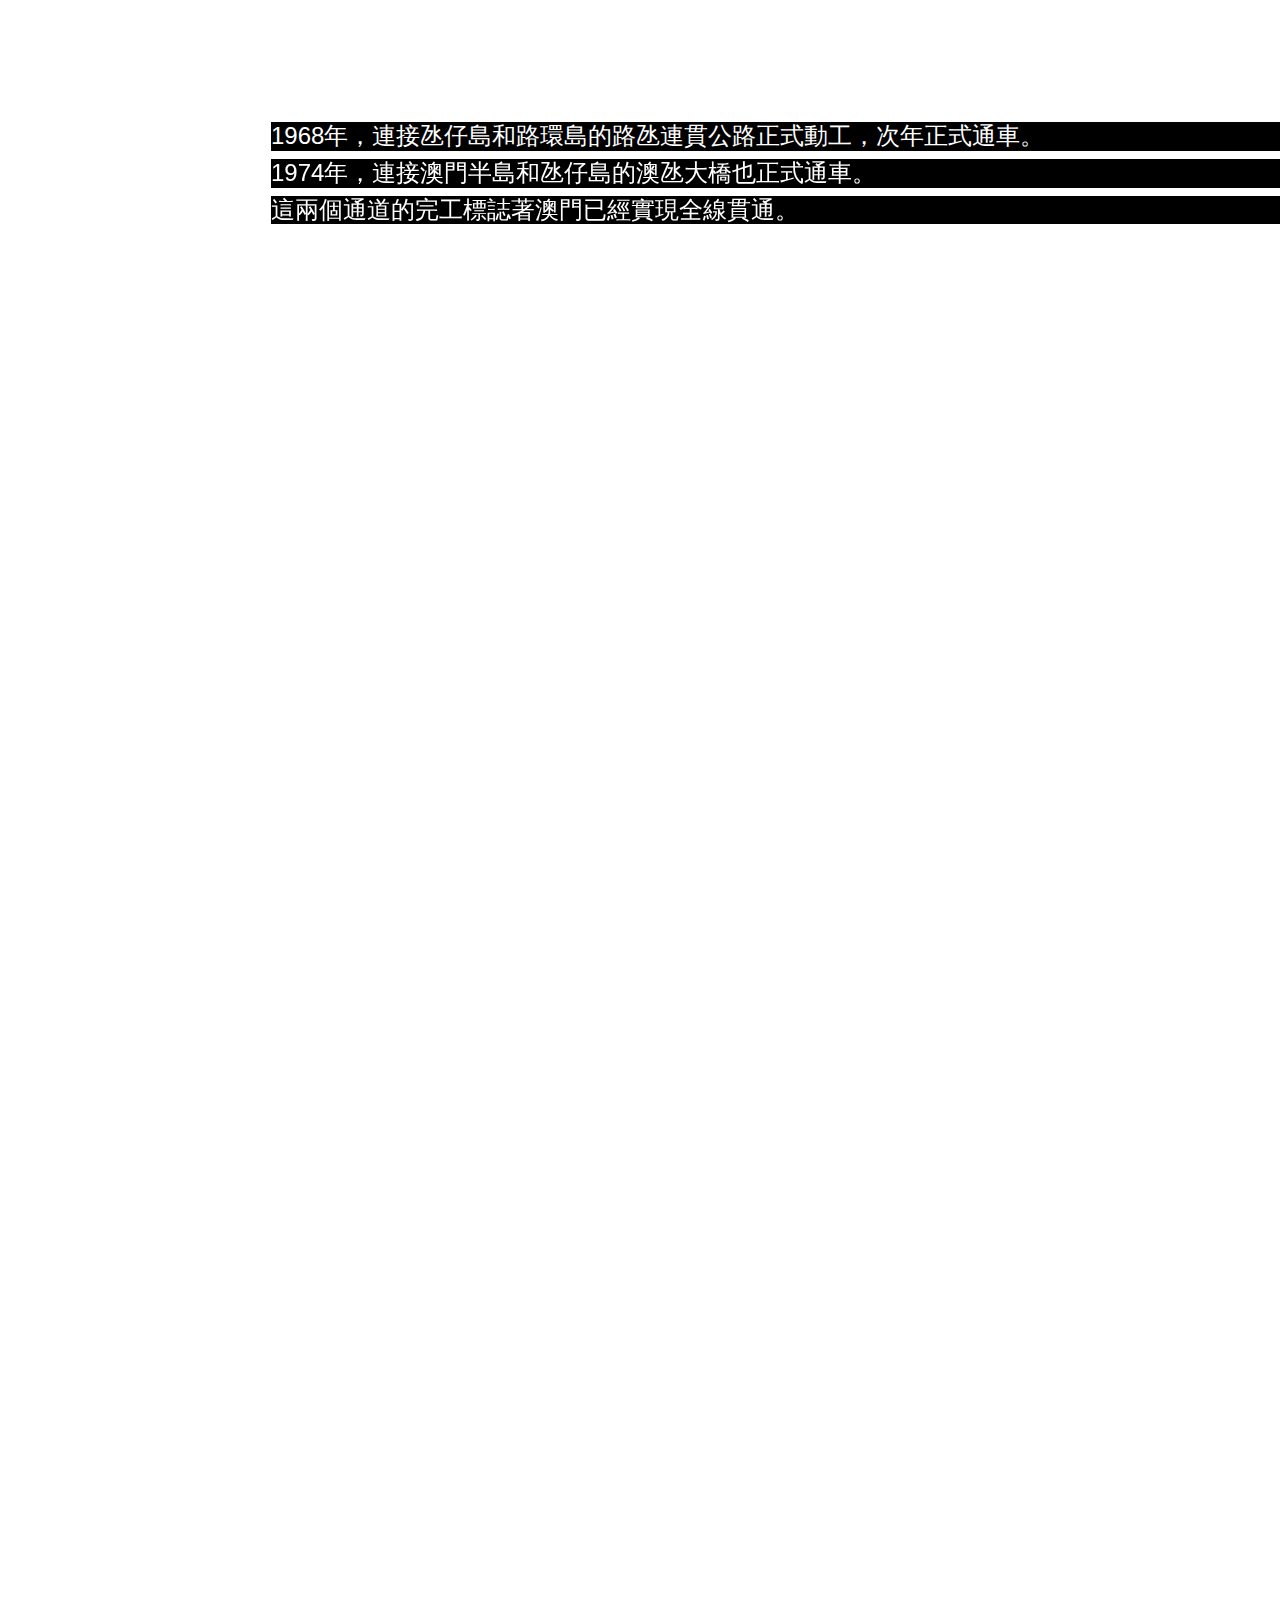
<file: AS6/index.html>
<!doctype html>
<html lang="en">

<head>
    <!-- Required meta tags -->
    <meta charset="utf-8">
    <meta name="viewport" content="width=device-width, initial-scale=1, shrink-to-fit=no">
    <!-- Bootstrap CSS -->
    <link rel="stylesheet" href="https://stackpath.bootstrapcdn.com/bootstrap/4.4.1/css/bootstrap.min.css" integrity="sha384-Vkoo8x4CGsO3+Hhxv8T/Q5PaXtkKtu6ug5TOeNV6gBiFeWPGFN9MuhOf23Q9Ifjh" crossorigin="anonymous">
    <link rel="stylesheet" href="css/as6.css">

    <title>AS6</title>
</head>

<body>

    <div class="jumbotron jumbotron-fluid" style="height:60vh;background:rgb(0, 0, 0);color: white;">
        <div class="container" style="height: 60vh; width:100%">
            <h1 class="display-5">澳門填海擴張史</h1>
            <p class="lead">影片為螢幕錄影, 內容出自Google Earth</p>
            <p class="lead">新聞內文出處1：https://read01.com/zh-tw/L2xz0K5.html#.Y2EiGS3RbpA</p>
            <p class="lead">新聞內文出處2： https://zh.m.wikipedia.org/zh-tw/澳門填海造地</p>
            <p class="lead">本網頁僅作課堂練習</p>
        </div>
    </div>


    <div class="container-fluid">

        <video id="video" src="assets/macau_timeplace.mp4"></video>

        <div style="position:absolute; z-index:20; width:100%;">
            <div style="width:100%; height:1000vh; ">
                <h4>由於山多平地少，澳門主要依靠填海造陸來擴展可用土地。</h4>
                <h4>截至2011年，澳門半島的面積在填海工程下已超過9.3平方公里。</h4>
                <h4>比1840年的2.78平方公里增大了3倍以上。</h4>
            </div>
            <div style="width:100%; height:500vh; ">
                <h4>第二次世界大戰結束後，世界經濟再次回歸正軌，澳門也不例外，並且人口數量也出現大幅度提升。</h4>
                <h4>1959年到1969年十年間，澳門人口從16萬暴增到24萬，淨增長比例達40%，讓澳門變得更加擁擠不堪。</h4>
                <h4>這種背景下，一個瘋狂的填海計劃悄悄上線——路氹地區填海工程，將氹仔島與路環島之間徹底填平。</h4>
            </div>
            <div style="width:100%; height:500vh; ">
                <h4>1968年，連接氹仔島和路環島的路氹連貫公路正式動工，次年正式通車。</h4>
                <h4>1974年，連接澳門半島和氹仔島的澳氹大橋也正式通車。</h4>
                <h4>這兩個通道的完工標誌著澳門已經實現全線貫通。</h4>
            </div>
            <div style="width:100%; height:500vh; ">
                <h4>1987年，澳門機場及其附近填海項目開始實施，並於1996年基本完工。</h4>
                <h4>1997年，氹城填海項目啟動，並於2006年完工。</h4>
                <h4>至此，澳門僅用了20年左右的時間，就讓路氹地區的面積增加了一倍多，達到19.3平方公里。</h4>
            </div>
        </div>

    </div>

    <!-- Optional JavaScript -->
    <!-- jQuery first, then Popper.js, then Bootstrap JS -->
    <script src="https://code.jquery.com/jquery-3.4.1.slim.min.js " integrity="sha384-J6qa4849blE2+poT4WnyKhv5vZF5SrPo0iEjwBvKU7imGFAV0wwj1yYfoRSJoZ+n " crossorigin="anonymous "></script>
    <script src="https://cdn.jsdelivr.net/npm/popper.js@1.16.0/dist/umd/popper.min.js " integrity="sha384-Q6E9RHvbIyZFJoft+2mJbHaEWldlvI9IOYy5n3zV9zzTtmI3UksdQRVvoxMfooAo " crossorigin="anonymous "></script>
    <script src="https://stackpath.bootstrapcdn.com/bootstrap/4.4.1/js/bootstrap.min.js " integrity="sha384-wfSDF2E50Y2D1uUdj0O3uMBJnjuUD4Ih7YwaYd1iqfktj0Uod8GCExl3Og8ifwB6 " crossorigin="anonymous "></script>

    <script>
        $(function() {
            var max_scroll = $(document).height() - $(window).height();
            $(window).scroll(function(e) {
                var video = $('#video').get(0),
                    videoLength = video.duration,
                    current_pos = $(document).scrollTop();
                video.currentTime = videoLength * (current_pos / max_scroll);
            });
        });
    </script>

</body>

</html>
</file>
<file: AS2/css/main.css>
body {
    margin: 0px;
    padding: 0px;
    font-family: 'Righteous';
}

#wrapper {
    margin: auto;
    width: 1200px;
}

#nav,
#content,
#supporting {
    margin-top: 200px;
}

.container {
    padding: 10px;
}

#banner {
    width: 1200px;
    background-color: royalblue;
    color: white;
    height: 200px;
    clear: both;
    position: fixed;
}

#nav {
    width: 200px;
    background-color: beige;
    height: 300px;
    position: fixed;
}

#content {
    width: 800px;
    background-color: cornsilk;
    float: left;
    margin-left: 200px;
}

.enjoy-css {
    color: #777;
    -webkit-box-sizing: content-box;
    -moz-box-sizing: content-box;
    box-sizing: content-box;
    cursor: pointer;
    border: none;
    font: normal 72px/normal "Passero One", Helvetica, sans-serif;
    color: #777;
    text-align: center;
    -o-text-overflow: clip;
    text-overflow: clip;
    text-shadow: 0 1px 0 rgba(255, 255, 255, 1), 0 2px 0 rgba(255, 255, 255, 1), 0 3px 0 rgba(255, 255, 255, 1), 0 4px 0 rgba(255, 255, 255, 1), 0 5px 0 rgba(255, 255, 255, 1), 0 6px 1px rgba(0, 0, 0, 0.0980392), 0 0 5px rgba(0, 0, 0, 0.0980392), 0 1px 3px rgba(0, 0, 0, 0.298039), 0 3px 5px rgba(0, 0, 0, 0.2), 0 -5px 10px rgba(0, 0, 0, 0.247059), 0 -7px 10px rgba(0, 0, 0, 0.2), 0 -15px 20px rgba(0, 0, 0, 0.14902);
    -webkit-transition: all 200ms cubic-bezier(0.42, 0, 0.58, 1) 10ms;
    -moz-transition: all 200ms cubic-bezier(0.42, 0, 0.58, 1) 10ms;
    -o-transition: all 200ms cubic-bezier(0.42, 0, 0.58, 1) 10ms;
    transition: all 200ms cubic-bezier(0.42, 0, 0.58, 1) 10ms;
}

#supporting {
    width: 200px;
    background-color: aliceblue;
    height: 500px;
    float: left;
}

#footer {
    width: 1200px;
    background-color: grey;
    color: white;
    clear: both;
}

#about,
#education,
#experience,
#courses,
#publications {
    padding-top: 200px;
    margin-top: -200px;
}

#nav ul li {
    display: block;
    background-color: coral;
    padding: 2px;
    margin: 5px;
    text-align: center;
    box-shadow: 1px 1px 5px 1px rgba(0, 0, 0, 0.3);
    border: 2px solid white;
    border-radius: 20px;
}

#nav li:hover {
    background-color: hotpink;
}

#nav ul {
    padding-left: 0px;
}

#nav li a {
    color: white;
    text-decoration: none;
    font-weight: bold;
}

#nav li a:hover {
    color: black;
    text-decoration: none;
    font-weight: bold;
}

div.gallery {
    margin: 5px;
    float: left;
    width: 180px;
}

div.gallery img {
    width: 180px;
    height: 180px;
    border-radius: 50%;
    object-fit: cover;
    border: 1px solid #ccc;
}

div.gallery img:hover {
    border: 1px solid black;
}

div.desc {
    padding: 15px;
    text-align: center;
}
</file>
<file: AS4/css/as4.css>
div.sticky {
    position: -webkit-sticky;
    position: sticky;
    top: 0;
}

#banner {
    background-image: url(https://images.unsplash.com/photo-1572715381359-002b1eabd56b?ixlib=rb-1.2.1&ixid=MnwxMjA3fDB8MHxwaG90by1wYWdlfHx8fGVufDB8fHx8&auto=format&fit=crop&w=2670&q=80);
    background-size: cover;
    background-repeat: no-repeat;
    background-attachment: fixed;
}

.cloud {
    background-image: url("../assets/cloud.png");
    background-size: contain;
    background-repeat: no-repeat;
}

.rain {
    background-image: url("../assets/rain.jpg");
    background-size: cover;
    background-repeat: no-repeat;
}

#photo2 {
    background-image: url(https://images.unsplash.com/photo-1573112554791-19a66b0f4dca?ixlib=rb-1.2.1&ixid=MnwxMjA3fDB8MHxwaG90by1wYWdlfHx8fGVufDB8fHx8&auto=format&fit=crop&w=1740&q=80);
    background-size: cover;
    background-repeat: no-repeat;
    background-attachment: fixed;
}

#outer {
    background-image: url(https://images.unsplash.com/photo-1573111509839-31506320c5d3?ixlib=rb-1.2.1&ixid=MnwxMjA3fDB8MHxwaG90by1wYWdlfHx8fGVufDB8fHx8&auto=format&fit=crop&w=1470&q=80);
    background-size: cover;
    background-repeat: no-repeat;
}

#statusbar {
    position: relative;
    left: 0;
    width: 0;
    background-image: url(https://images.unsplash.com/photo-1573110713733-c2aa27cc1c80?ixlib=rb-1.2.1&ixid=MnwxMjA3fDB8MHxwaG90by1wYWdlfHx8fGVufDB8fHx8&auto=format&fit=crop&w=1470&q=80);
    background-size: cover;
    background-repeat: no-repeat;
    background-attachment: fixed;
}

#footer {
    background-image: url(https://images.unsplash.com/photo-1529850058487-4ce6aa397340?ixlib=rb-1.2.1&ixid=MnwxMjA3fDB8MHxwaG90by1wYWdlfHx8fGVufDB8fHx8&auto=format&fit=crop&w=1752&q=80);
    background-size: cover;
    background-repeat: no-repeat;
    background-attachment: fixed;
}
</file>
<file: AS5/css/as5.css>
.jumbotron {
    background-repeat: no-repeat;
    padding: 100px 25px;
    text-align: left;
    color: white;
}

body {
    overflow-x: hidden;
}

#horizontal {
    position: relative;
    display: inline-block;
    left: 0;
    height: 100vh;
    width: 400vw;
    background: linear-gradient(90deg, rgba(150, 150, 150, 0.5), rgba(255, 255, 255, 1) 100%);
}
</file>
<file: AS6/css/as6.css>
#video {
    position: fixed;
    min-width: 100%;
    min-height: 80%;
    width: max-content;
    height: max-content;
    z-index: -1;
    top: -35vh;
}

h4 {
    position: relative;
    top: 50vh;
    left: 20vw;
    background-color: rgb(0, 0, 0);
    color: white;
}
</file>
